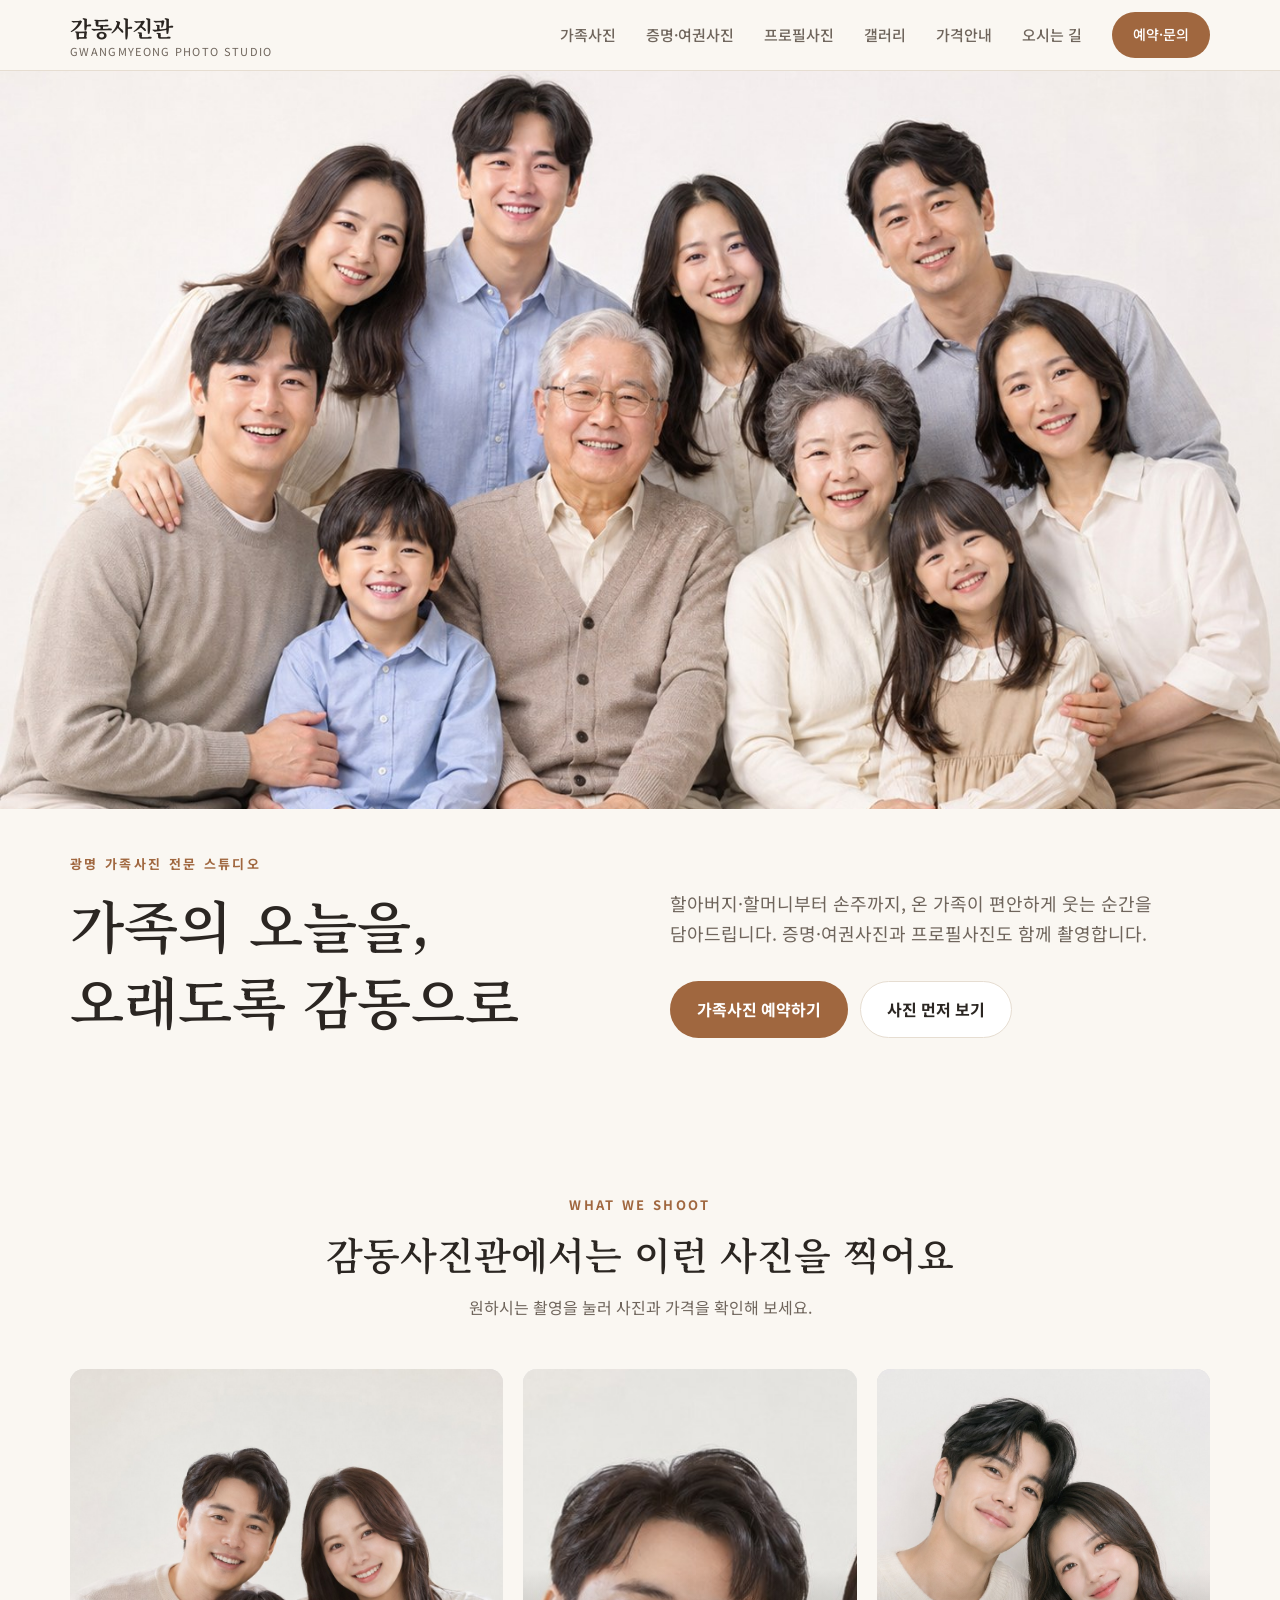
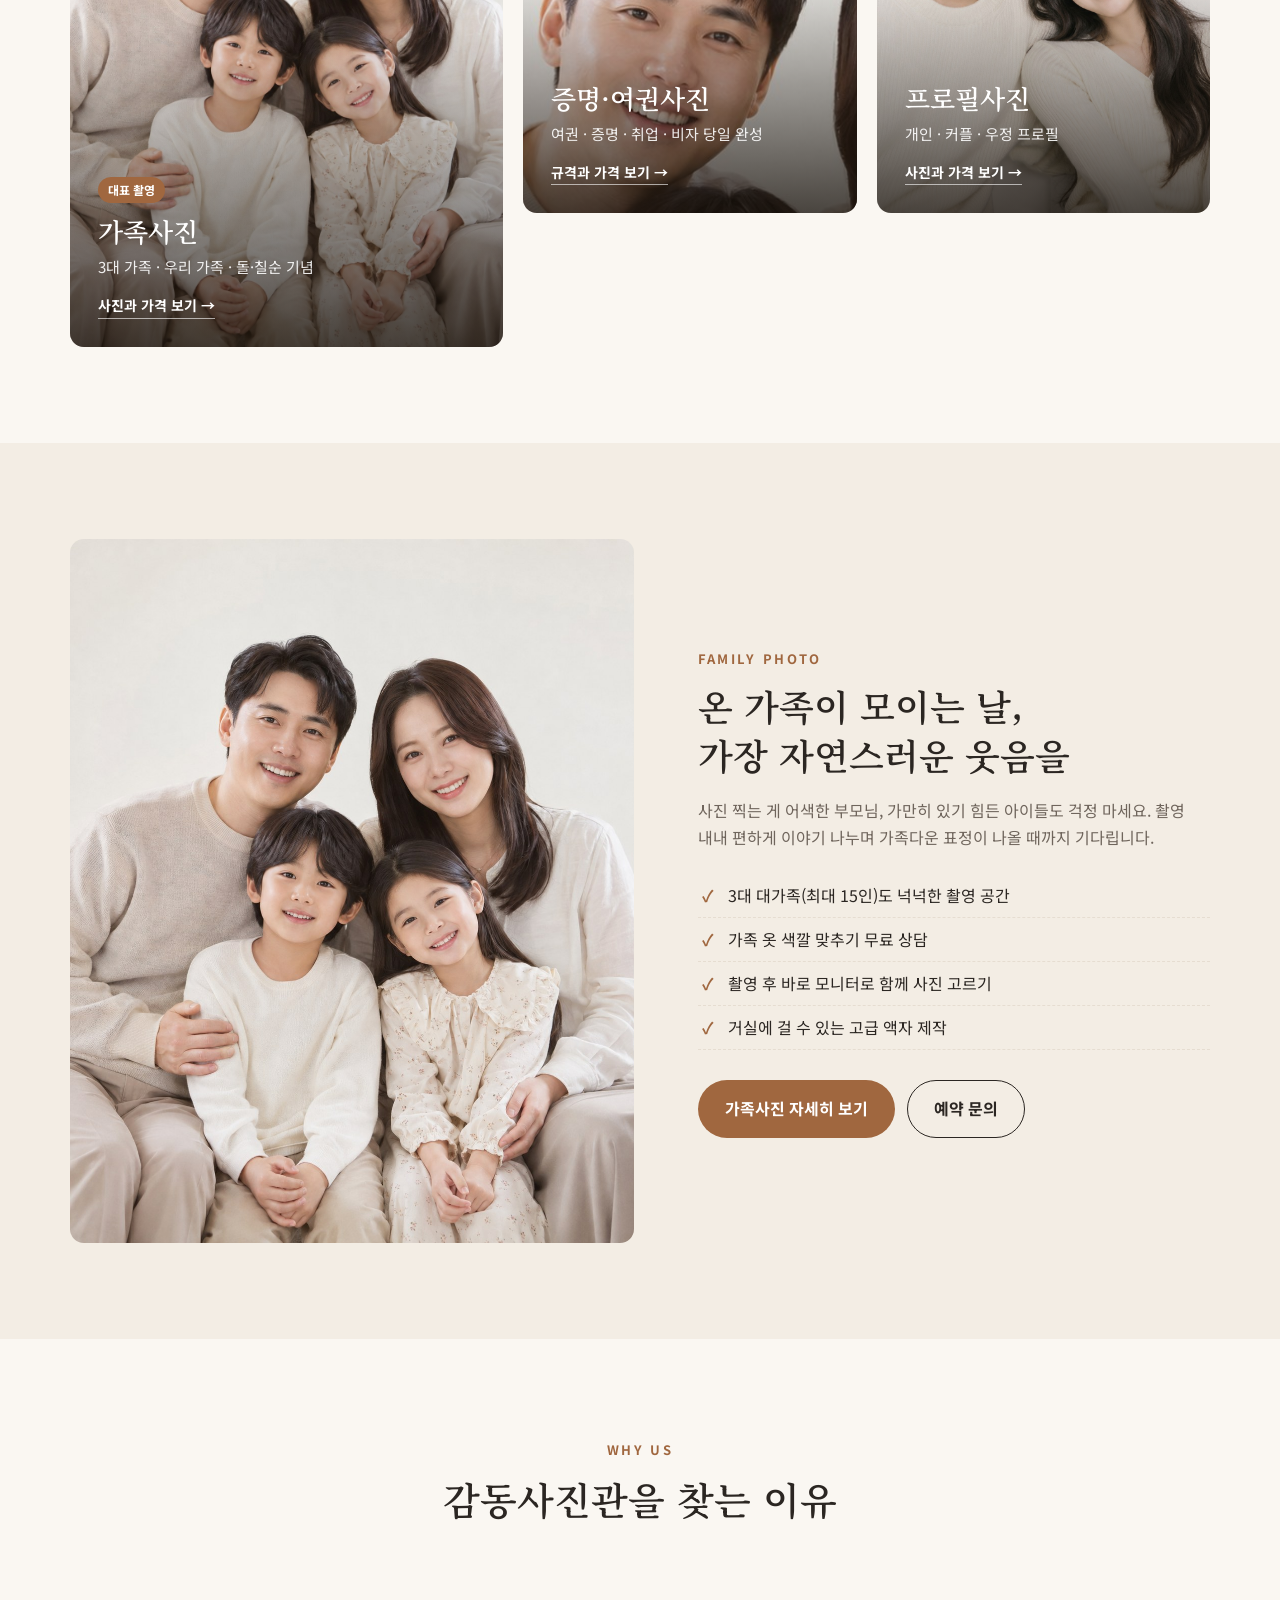
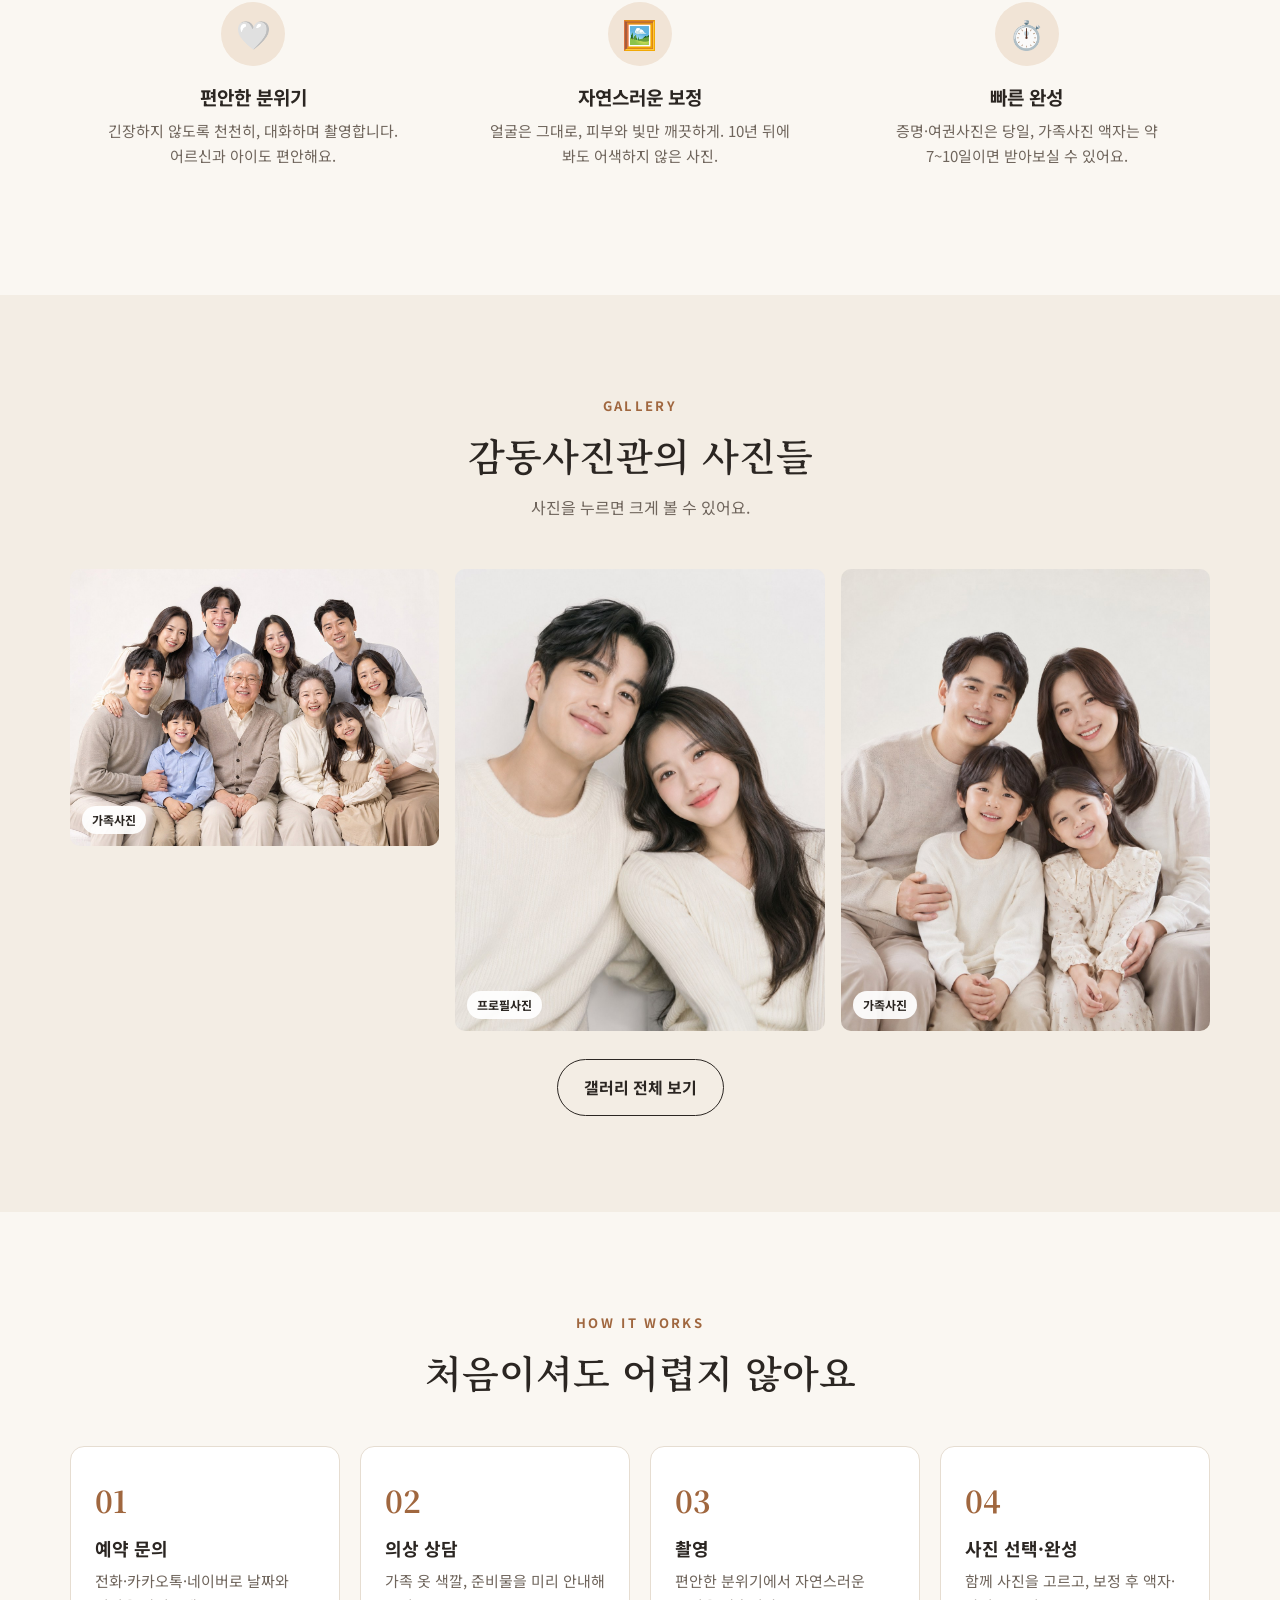
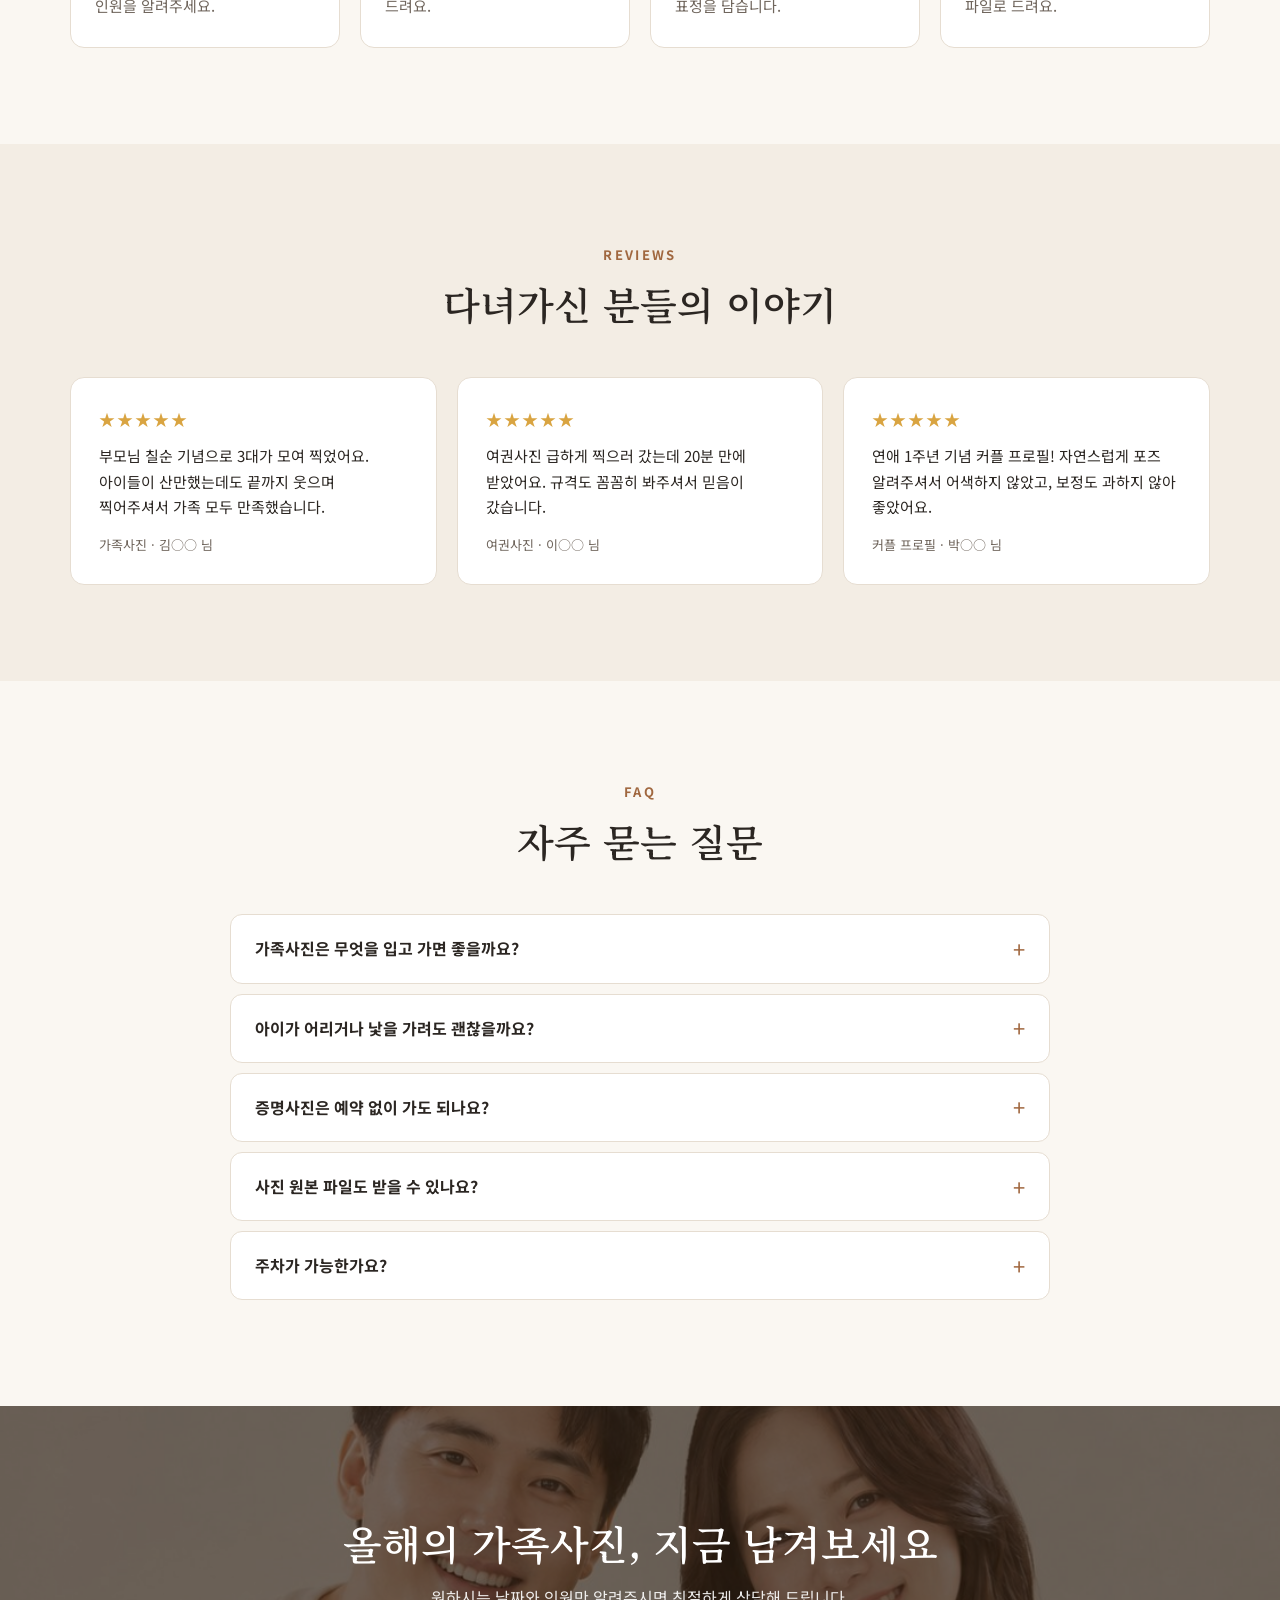
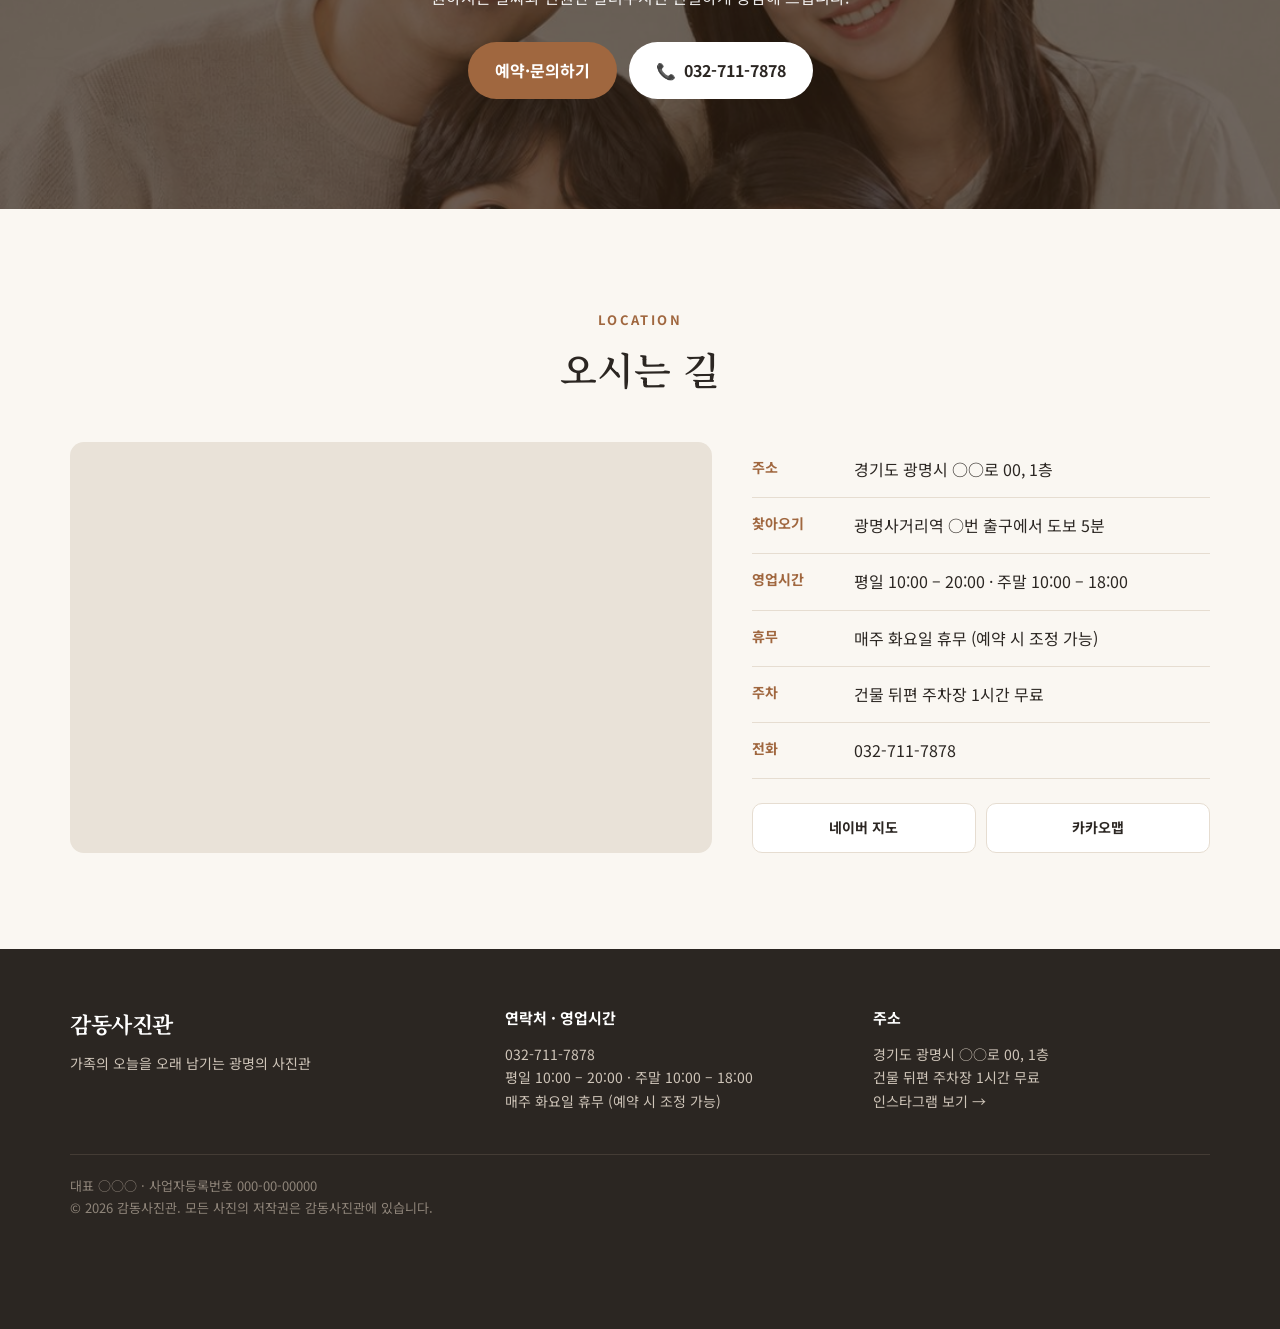
<file: index.html>
<!DOCTYPE html>
<html lang="ko">
<head>
<meta charset="UTF-8">
<meta name="viewport" content="width=device-width, initial-scale=1">
<title>감동사진관 | 광명 가족사진 · 증명사진 · 프로필사진</title>
<meta name="description" content="경기도 광명 감동사진관. 3대 가족사진, 증명·여권사진, 개인·커플 프로필사진 전문 스튜디오.">
<meta property="og:title" content="감동사진관 | 광명 가족사진 전문">
<meta property="og:description" content="가족의 오늘을 오래 남기는 광명의 사진관">
<meta property="og:image" content="images/family-big.jpg">
<link rel="preconnect" href="https://fonts.googleapis.com">
<link rel="preconnect" href="https://fonts.gstatic.com" crossorigin>
<link href="https://fonts.googleapis.com/css2?family=Noto+Sans+KR:wght@400;500;700&family=Noto+Serif+KR:wght@500;600;700&display=swap" rel="stylesheet">
<link rel="stylesheet" href="css/style.css">
</head>
<body>
<div data-header></div>

<!-- ① 첫 화면 -->
<section class="hero">
  <img src="images/family-big.jpg" alt="3대가 함께한 감동사진관 가족사진">
  <div class="container hero-text">
    <span class="eyebrow">광명 가족사진 전문 스튜디오</span>
    <h1>가족의 오늘을,<br>오래도록 감동으로</h1>
    <p>할아버지·할머니부터 손주까지, 온 가족이 편안하게 웃는 순간을 담아드립니다. 증명·여권사진과 프로필사진도 함께 촬영합니다.</p>
    <div class="btn-group">
      <a class="btn btn-primary" href="contact.html?type=가족사진#reserve">가족사진 예약하기</a>
      <a class="btn btn-light" href="gallery.html">사진 먼저 보기</a>
    </div>
  </div>
</section>

<!-- ② 촬영 분야 -->
<section class="section">
  <div class="container">
    <div class="section-head reveal">
      <span class="eyebrow">WHAT WE SHOOT</span>
      <h2>감동사진관에서는 이런 사진을 찍어요</h2>
      <p>원하시는 촬영을 눌러 사진과 가격을 확인해 보세요.</p>
    </div>
    <div class="cats">
      <a class="cat reveal" href="family.html">
        <img src="images/family-four.jpg" alt="4인 가족사진" style="object-position:center 30%">
        <div class="cat-body">
          <span class="tag">대표 촬영</span>
          <h3>가족사진</h3>
          <p>3대 가족 · 우리 가족 · 돌·칠순 기념</p>
          <span class="more">사진과 가격 보기 →</span>
        </div>
      </a>
      <a class="cat reveal" href="id-photo.html">
        <div class="photo crop" style="background-image:url(images/family-four.jpg);background-size:330%;background-position:35.8% 11.6%"></div>
        <div class="cat-body">
          <h3>증명·여권사진</h3>
          <p>여권 · 증명 · 취업 · 비자 당일 완성</p>
          <span class="more">규격과 가격 보기 →</span>
        </div>
      </a>
      <a class="cat reveal" href="profile.html">
        <img src="images/profile-couple.jpg" alt="커플 프로필사진" style="object-position:center 20%">
        <div class="cat-body">
          <h3>프로필사진</h3>
          <p>개인 · 커플 · 우정 프로필</p>
          <span class="more">사진과 가격 보기 →</span>
        </div>
      </a>
    </div>
  </div>
</section>

<!-- ③ 가족사진 소개 (대표 상품) -->
<section class="section soft">
  <div class="container split">
    <div class="split-photo reveal"><img src="images/family-four.jpg" alt="아빠 엄마 아들 딸 4인 가족사진" loading="lazy"></div>
    <div class="reveal">
      <span class="eyebrow">FAMILY PHOTO</span>
      <h2>온 가족이 모이는 날,<br>가장 자연스러운 웃음을</h2>
      <p>사진 찍는 게 어색한 부모님, 가만히 있기 힘든 아이들도 걱정 마세요. 촬영 내내 편하게 이야기 나누며 가족다운 표정이 나올 때까지 기다립니다.</p>
      <ul class="check-list">
        <li>3대 대가족(최대 15인)도 넉넉한 촬영 공간</li>
        <li>가족 옷 색깔 맞추기 무료 상담</li>
        <li>촬영 후 바로 모니터로 함께 사진 고르기</li>
        <li>거실에 걸 수 있는 고급 액자 제작</li>
      </ul>
      <div class="btn-group">
        <a class="btn btn-primary" href="family.html">가족사진 자세히 보기</a>
        <a class="btn btn-outline" href="contact.html?type=가족사진#reserve">예약 문의</a>
      </div>
    </div>
  </div>
</section>

<!-- ④ 감동사진관을 고르는 이유 -->
<section class="section">
  <div class="container">
    <div class="section-head reveal">
      <span class="eyebrow">WHY US</span>
      <h2>감동사진관을 찾는 이유</h2>
    </div>
    <div class="features">
      <div class="feature reveal"><div class="ico">🤍</div><h3>편안한 분위기</h3><p>긴장하지 않도록 천천히, 대화하며 촬영합니다. 어르신과 아이도 편안해요.</p></div>
      <div class="feature reveal"><div class="ico">🖼️</div><h3>자연스러운 보정</h3><p>얼굴은 그대로, 피부와 빛만 깨끗하게. 10년 뒤에 봐도 어색하지 않은 사진.</p></div>
      <div class="feature reveal"><div class="ico">⏱️</div><h3>빠른 완성</h3><p>증명·여권사진은 당일, 가족사진 액자는 약 7~10일이면 받아보실 수 있어요.</p></div>
    </div>
  </div>
</section>

<!-- ⑤ 갤러리 미리보기 -->
<section class="section soft">
  <div class="container">
    <div class="section-head reveal">
      <span class="eyebrow">GALLERY</span>
      <h2>감동사진관의 사진들</h2>
      <p>사진을 누르면 크게 볼 수 있어요.</p>
    </div>
    <div class="gallery">
      <div class="g-item" data-cat="family" data-full="images/family-big.jpg" data-caption="3대 대가족 사진">
        <img src="images/family-big.jpg" alt="3대 대가족 사진" loading="lazy"><span class="cap">가족사진</span>
      </div>
      <div class="g-item" data-cat="profile" data-full="images/profile-couple.jpg" data-caption="커플 프로필">
        <img src="images/profile-couple.jpg" alt="커플 프로필사진" loading="lazy"><span class="cap">프로필사진</span>
      </div>
      <div class="g-item" data-cat="family" data-full="images/family-four.jpg" data-caption="4인 가족사진">
        <img src="images/family-four.jpg" alt="4인 가족사진" loading="lazy"><span class="cap">가족사진</span>
      </div>
    </div>
    <div style="text-align:center;margin-top:28px"><a class="btn btn-outline" href="gallery.html">갤러리 전체 보기</a></div>
  </div>
</section>

<!-- ⑥ 촬영 과정 -->
<section class="section">
  <div class="container">
    <div class="section-head reveal">
      <span class="eyebrow">HOW IT WORKS</span>
      <h2>처음이셔도 어렵지 않아요</h2>
    </div>
    <div class="steps">
      <div class="step reveal"><h3>예약 문의</h3><p>전화·카카오톡·네이버로 날짜와 인원을 알려주세요.</p></div>
      <div class="step reveal"><h3>의상 상담</h3><p>가족 옷 색깔, 준비물을 미리 안내해 드려요.</p></div>
      <div class="step reveal"><h3>촬영</h3><p>편안한 분위기에서 자연스러운 표정을 담습니다.</p></div>
      <div class="step reveal"><h3>사진 선택·완성</h3><p>함께 사진을 고르고, 보정 후 액자·파일로 드려요.</p></div>
    </div>
  </div>
</section>

<!-- ⑦ 고객 후기 -->
<section class="section soft">
  <div class="container">
    <div class="section-head reveal">
      <span class="eyebrow">REVIEWS</span>
      <h2>다녀가신 분들의 이야기</h2>
    </div>
    <div class="reviews">
      <div class="review reveal"><div class="stars">★★★★★</div><p>부모님 칠순 기념으로 3대가 모여 찍었어요. 아이들이 산만했는데도 끝까지 웃으며 찍어주셔서 가족 모두 만족했습니다.</p><div class="by">가족사진 · 김○○ 님</div></div>
      <div class="review reveal"><div class="stars">★★★★★</div><p>여권사진 급하게 찍으러 갔는데 20분 만에 받았어요. 규격도 꼼꼼히 봐주셔서 믿음이 갔습니다.</p><div class="by">여권사진 · 이○○ 님</div></div>
      <div class="review reveal"><div class="stars">★★★★★</div><p>연애 1주년 기념 커플 프로필! 자연스럽게 포즈 알려주셔서 어색하지 않았고, 보정도 과하지 않아 좋았어요.</p><div class="by">커플 프로필 · 박○○ 님</div></div>
    </div>
  </div>
</section>

<!-- ⑧ 자주 묻는 질문 -->
<section class="section">
  <div class="container">
    <div class="section-head reveal">
      <span class="eyebrow">FAQ</span>
      <h2>자주 묻는 질문</h2>
    </div>
    <div class="faq">
      <details><summary>가족사진은 무엇을 입고 가면 좋을까요?</summary><p>아이보리·베이지·연한 하늘색처럼 밝고 부드러운 색을 추천드려요. 큰 로고나 복잡한 무늬는 피하시는 게 좋습니다. 예약하시면 가족 의상 조합을 미리 봐드립니다.</p></details>
      <details><summary>아이가 어리거나 낯을 가려도 괜찮을까요?</summary><p>네, 괜찮아요. 아이가 스튜디오에 익숙해질 때까지 충분히 기다리고, 장난감과 간식도 준비되어 있습니다.</p></details>
      <details><summary>증명사진은 예약 없이 가도 되나요?</summary><p>증명·여권사진은 예약 없이 방문하셔도 촬영 가능합니다. 다만 주말에는 대기가 있을 수 있어 미리 연락 주시면 더 빠릅니다.</p></details>
      <details><summary>사진 원본 파일도 받을 수 있나요?</summary><p>상품에 따라 보정본 파일이 포함되어 있으며, 원본 전체는 추가 옵션으로 받으실 수 있습니다. 자세한 내용은 가격안내를 확인해 주세요.</p></details>
      <details><summary>주차가 가능한가요?</summary><p><span data-info="parking"></span></p></details>
    </div>
  </div>
</section>

<!-- ⑨ 예약 유도 -->
<section class="cta">
  <img src="images/family-four.jpg" alt="" loading="lazy" style="object-position:center 30%">
  <div class="container">
    <h2>올해의 가족사진, 지금 남겨보세요</h2>
    <p>원하시는 날짜와 인원만 알려주시면 친절하게 상담해 드립니다.</p>
    <div class="btn-group">
      <a class="btn btn-primary" href="contact.html#reserve">예약·문의하기</a>
      <a class="btn btn-light" data-link="phone" href="#">📞 <span data-info="phone"></span></a>
    </div>
  </div>
</section>

<!-- ⑩ 오시는 길 (요약) -->
<section class="section">
  <div class="container">
    <div class="section-head reveal">
      <span class="eyebrow">LOCATION</span>
      <h2>오시는 길</h2>
    </div>
    <div class="location">
      <div class="map"><iframe data-map title="감동사진관 위치 지도" loading="lazy"></iframe></div>
      <div>
        <ul class="info-list">
          <li><b>주소</b><span data-info="address"></span></li>
          <li><b>찾아오기</b><span data-info="addressHint"></span></li>
          <li><b>영업시간</b><span data-info="hours"></span></li>
          <li><b>휴무</b><span data-info="closed"></span></li>
          <li><b>주차</b><span data-info="parking"></span></li>
          <li><b>전화</b><a data-link="phone" href="#"><span data-info="phone"></span></a></li>
        </ul>
        <div class="map-links">
          <a data-maplink="naver" href="#">네이버 지도</a>
          <a data-maplink="kakao" href="#">카카오맵</a>
        </div>
      </div>
    </div>
  </div>
</section>

<div data-footer></div>
<script src="js/site.js"></script>
</body>
</html>
</file>
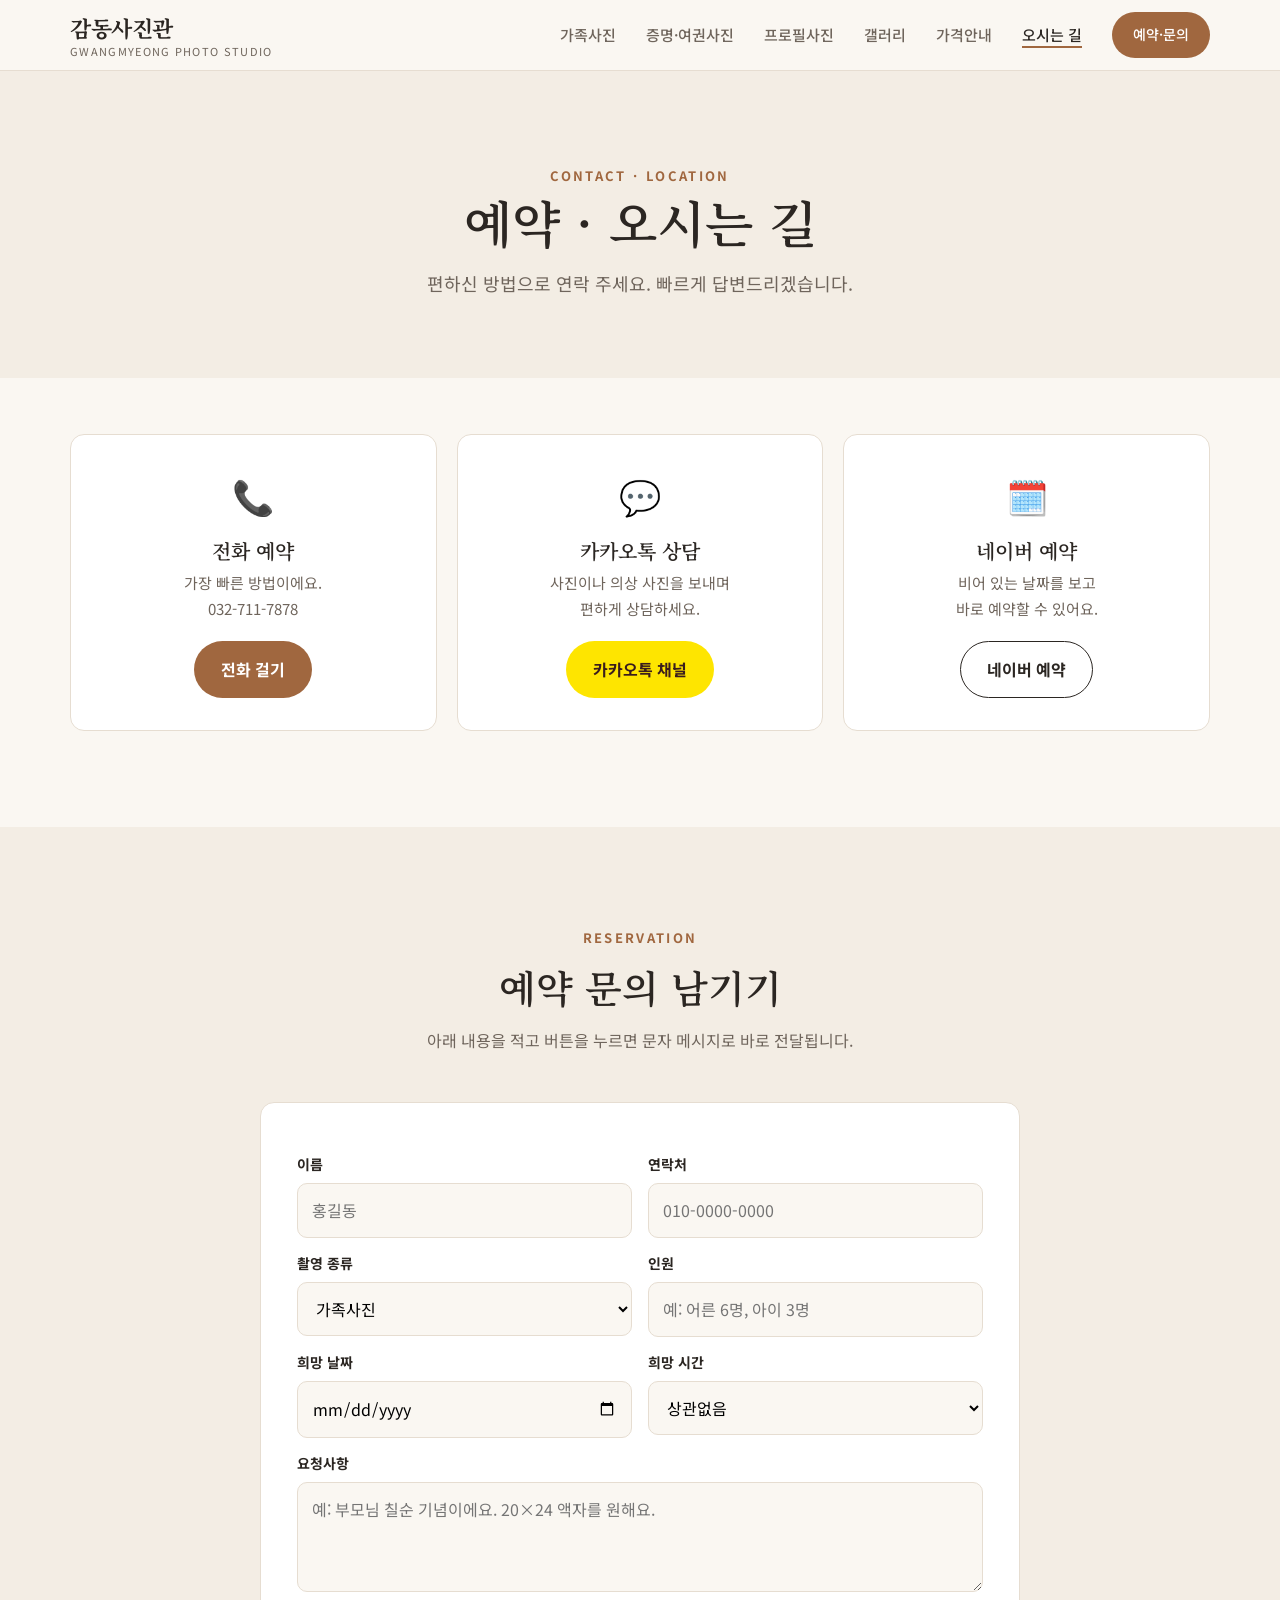
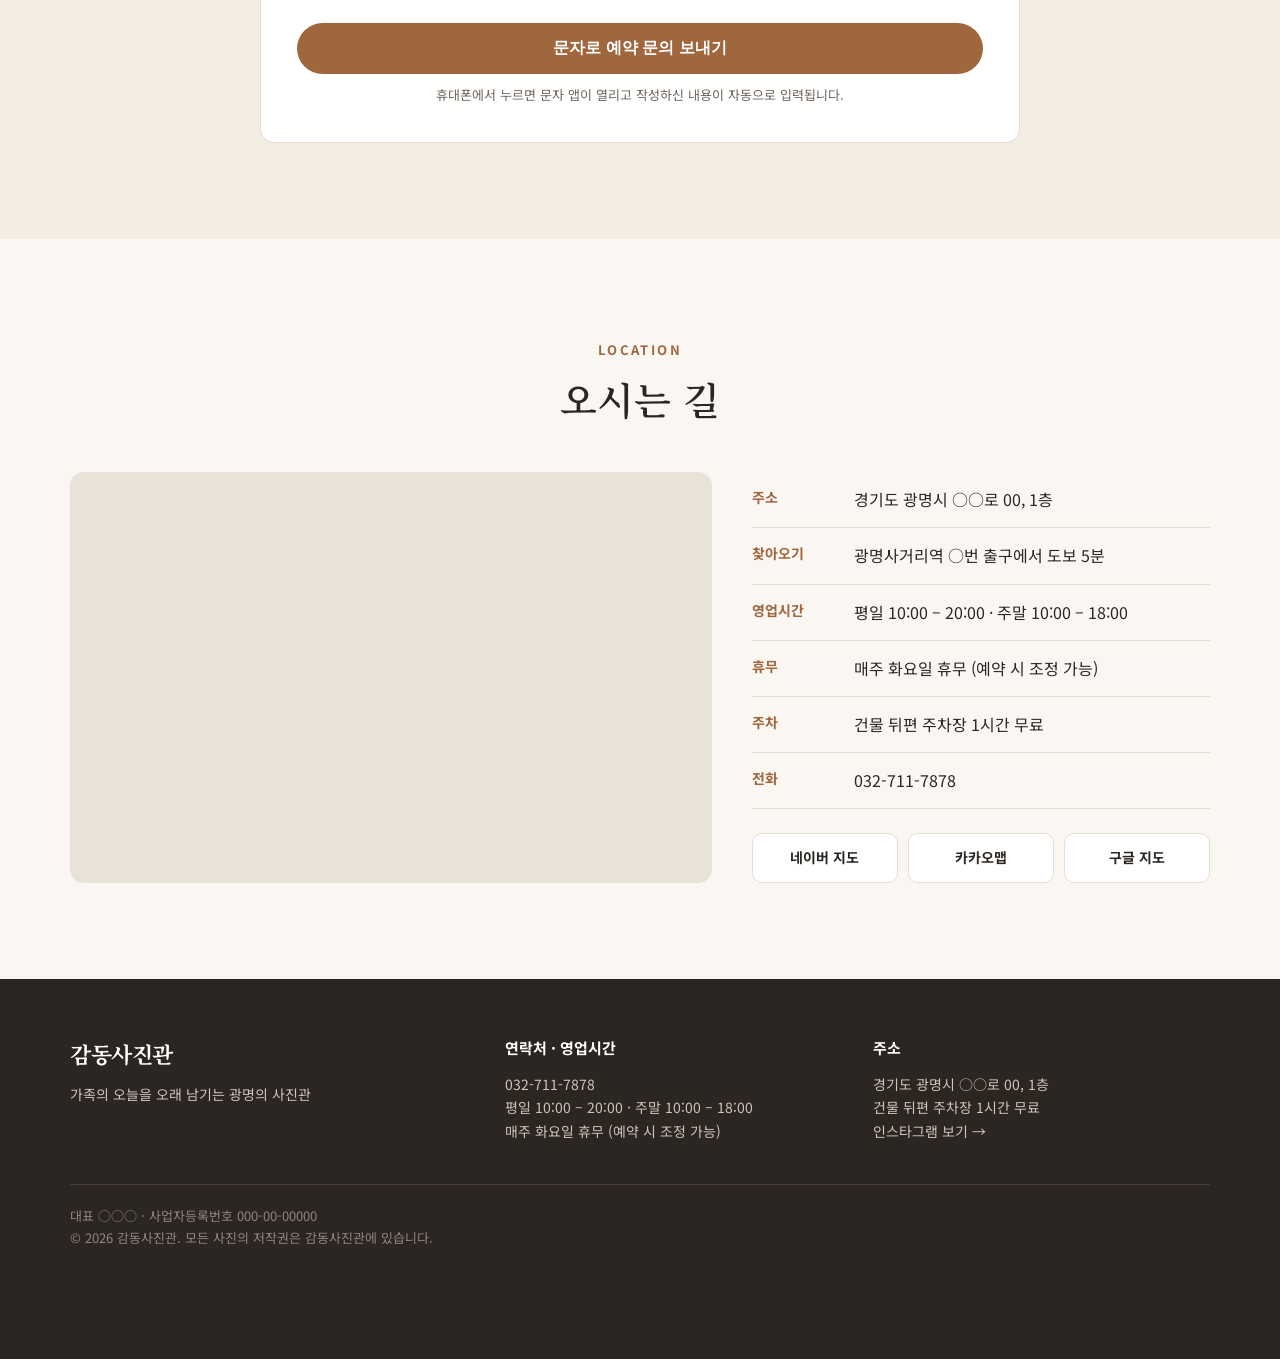
<file: contact.html>
<!DOCTYPE html>
<html lang="ko">
<head>
<meta charset="UTF-8">
<meta name="viewport" content="width=device-width, initial-scale=1">
<title>오시는 길 · 예약 | 감동사진관 광명</title>
<link rel="preconnect" href="https://fonts.googleapis.com">
<link rel="preconnect" href="https://fonts.gstatic.com" crossorigin>
<link href="https://fonts.googleapis.com/css2?family=Noto+Sans+KR:wght@400;500;700&family=Noto+Serif+KR:wght@500;600;700&display=swap" rel="stylesheet">
<link rel="stylesheet" href="css/style.css">
</head>
<body>
<div data-header></div>

<section class="page-hero plain">
  <div class="container hero-text" style="text-align:center">
    <span class="eyebrow">CONTACT · LOCATION</span>
    <h1 style="font-size:clamp(32px,5vw,50px)">예약 · 오시는 길</h1>
    <p style="color:var(--ink-soft);margin-top:12px">편하신 방법으로 연락 주세요. 빠르게 답변드리겠습니다.</p>
  </div>
</section>

<!-- 예약 방법 -->
<section class="section" id="reserve" style="padding-top:56px">
  <div class="container">
    <div class="contact-ways">
      <div class="way reveal">
        <div class="ico">📞</div><h3>전화 예약</h3>
        <p>가장 빠른 방법이에요.<br><span data-info="phone"></span></p>
        <a class="btn btn-primary" data-link="phone" href="#">전화 걸기</a>
      </div>
      <div class="way reveal">
        <div class="ico">💬</div><h3>카카오톡 상담</h3>
        <p>사진이나 의상 사진을 보내며<br>편하게 상담하세요.</p>
        <a class="btn btn-kakao" data-link="kakao" href="#">카카오톡 채널</a>
      </div>
      <div class="way reveal">
        <div class="ico">🗓️</div><h3>네이버 예약</h3>
        <p>비어 있는 날짜를 보고<br>바로 예약할 수 있어요.</p>
        <a class="btn btn-outline" data-link="naverBooking" href="#">네이버 예약</a>
      </div>
    </div>
  </div>
</section>

<!-- 예약 문의서 -->
<section class="section soft">
  <div class="container">
    <div class="section-head reveal">
      <span class="eyebrow">RESERVATION</span>
      <h2>예약 문의 남기기</h2>
      <p>아래 내용을 적고 버튼을 누르면 문자 메시지로 바로 전달됩니다.</p>
    </div>
    <form class="form reveal" id="reserveForm">
      <div class="row">
        <div><label for="f-name">이름</label><input id="f-name" name="name" required placeholder="홍길동"></div>
        <div><label for="f-phone">연락처</label><input id="f-phone" name="phone" type="tel" required placeholder="010-0000-0000"></div>
      </div>
      <div class="row">
        <div><label for="f-type">촬영 종류</label>
          <select id="f-type" name="type">
            <option>가족사진</option>
            <option>증명·여권사진</option>
            <option>프로필사진</option>
            <option>기타 문의</option>
          </select>
        </div>
        <div><label for="f-people">인원</label><input id="f-people" name="people" placeholder="예: 어른 6명, 아이 3명"></div>
      </div>
      <div class="row">
        <div><label for="f-date">희망 날짜</label><input id="f-date" name="date" type="date"></div>
        <div><label for="f-time">희망 시간</label>
          <select id="f-time" name="time">
            <option value="">상관없음</option>
            <option>오전 (10~12시)</option>
            <option>오후 (12~16시)</option>
            <option>늦은 오후 (16시 이후)</option>
          </select>
        </div>
      </div>
      <label for="f-memo">요청사항</label>
      <textarea id="f-memo" name="memo" placeholder="예: 부모님 칠순 기념이에요. 20×24 액자를 원해요."></textarea>
      <button class="btn btn-primary" type="submit">문자로 예약 문의 보내기</button>
      <p class="hint">휴대폰에서 누르면 문자 앱이 열리고 작성하신 내용이 자동으로 입력됩니다.</p>
    </form>
  </div>
</section>

<!-- 오시는 길 -->
<section class="section" id="location">
  <div class="container">
    <div class="section-head reveal">
      <span class="eyebrow">LOCATION</span>
      <h2>오시는 길</h2>
    </div>
    <div class="location">
      <div class="map"><iframe data-map title="감동사진관 위치 지도" loading="lazy"></iframe></div>
      <div>
        <ul class="info-list">
          <li><b>주소</b><span data-info="address"></span></li>
          <li><b>찾아오기</b><span data-info="addressHint"></span></li>
          <li><b>영업시간</b><span data-info="hours"></span></li>
          <li><b>휴무</b><span data-info="closed"></span></li>
          <li><b>주차</b><span data-info="parking"></span></li>
          <li><b>전화</b><a data-link="phone" href="#"><span data-info="phone"></span></a></li>
        </ul>
        <div class="map-links">
          <a data-maplink="naver" href="#">네이버 지도</a>
          <a data-maplink="kakao" href="#">카카오맵</a>
          <a data-maplink="google" href="#">구글 지도</a>
        </div>
      </div>
    </div>
  </div>
</section>

<div data-footer></div>
<script src="js/site.js"></script>
</body>
</html>
</file>
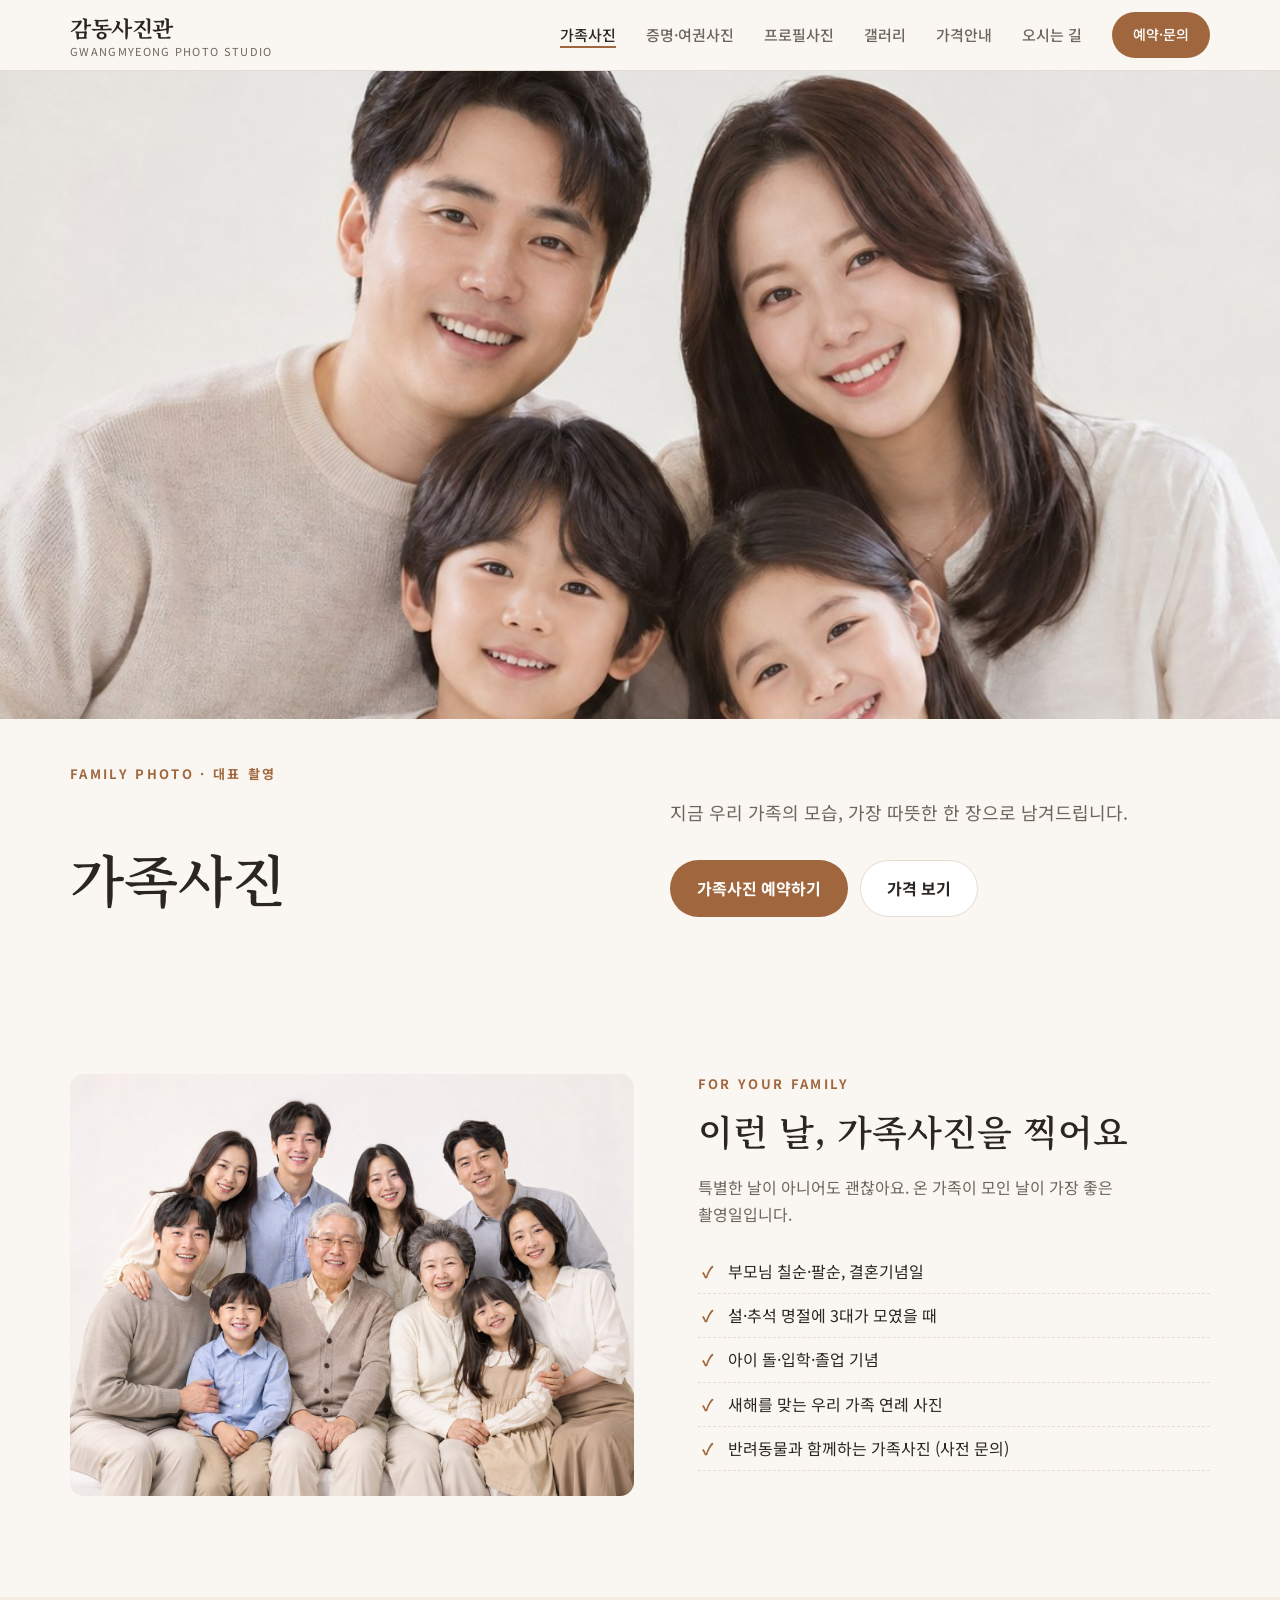
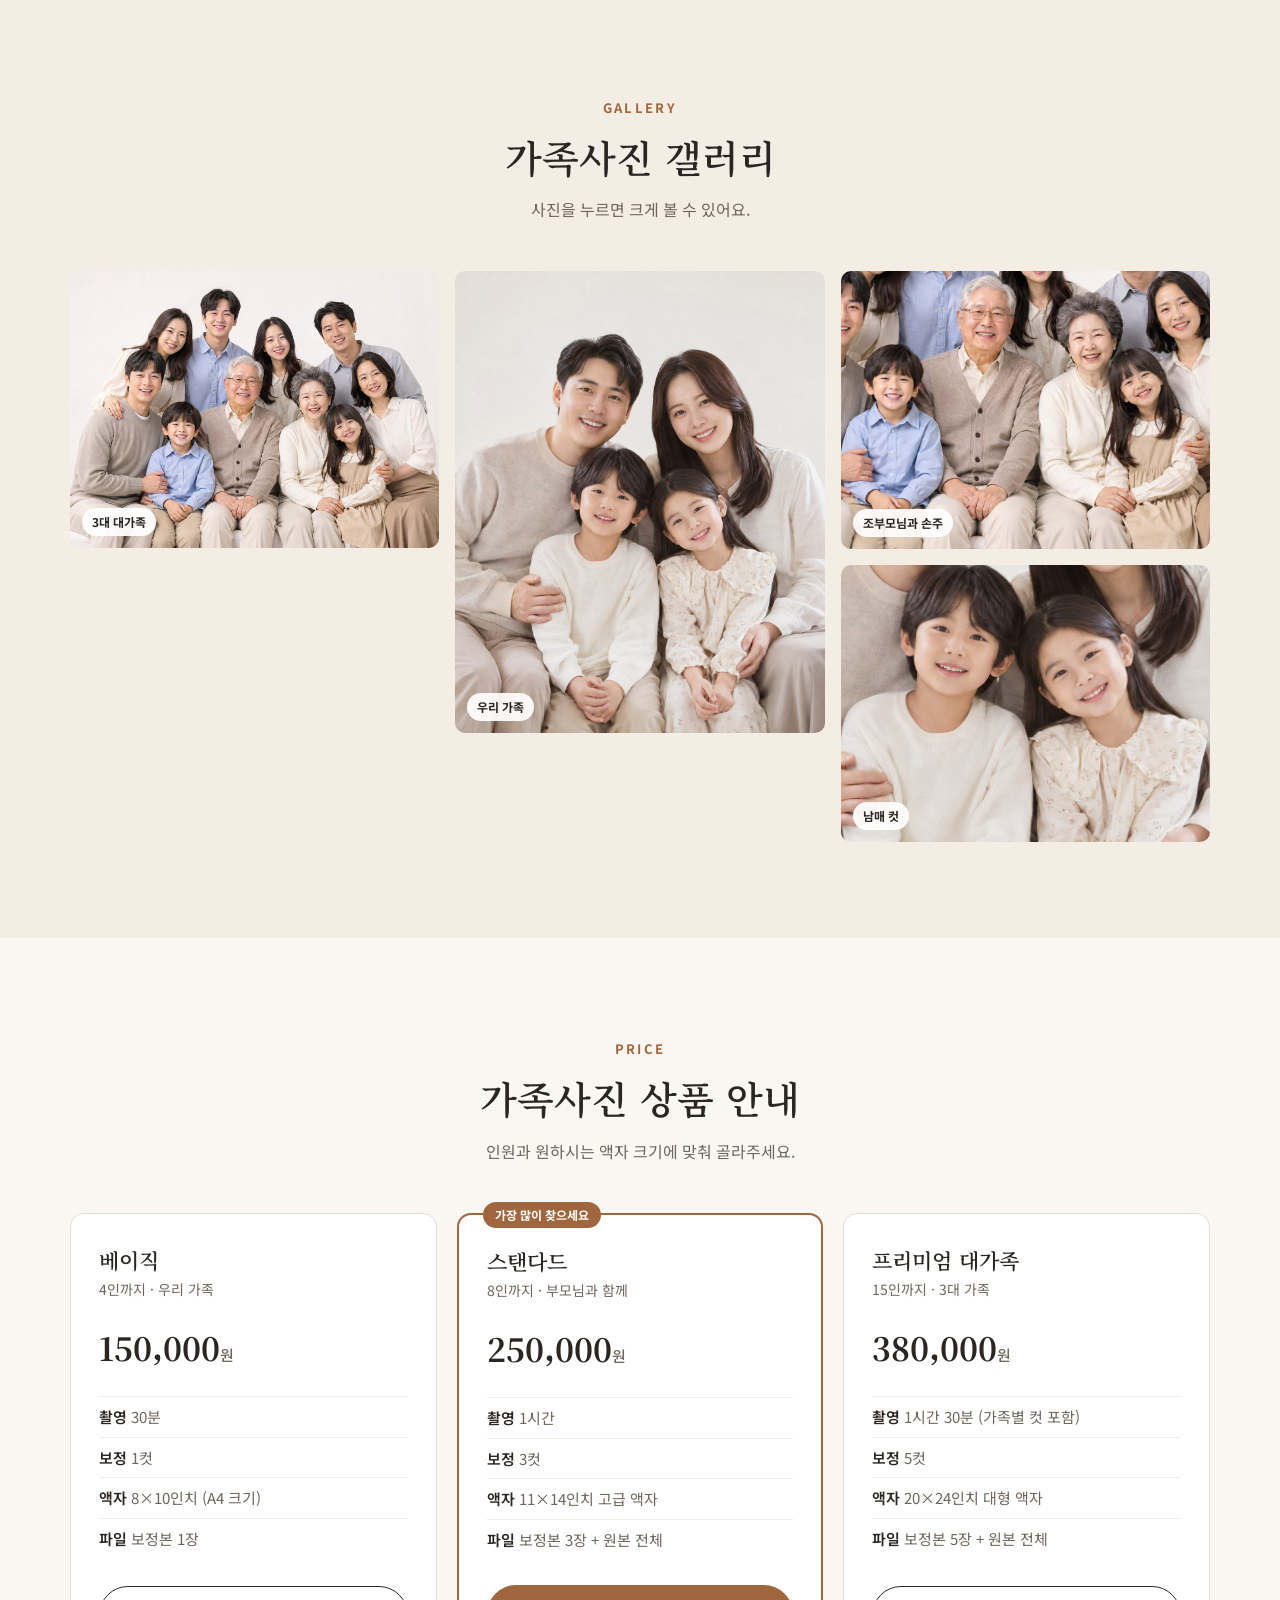
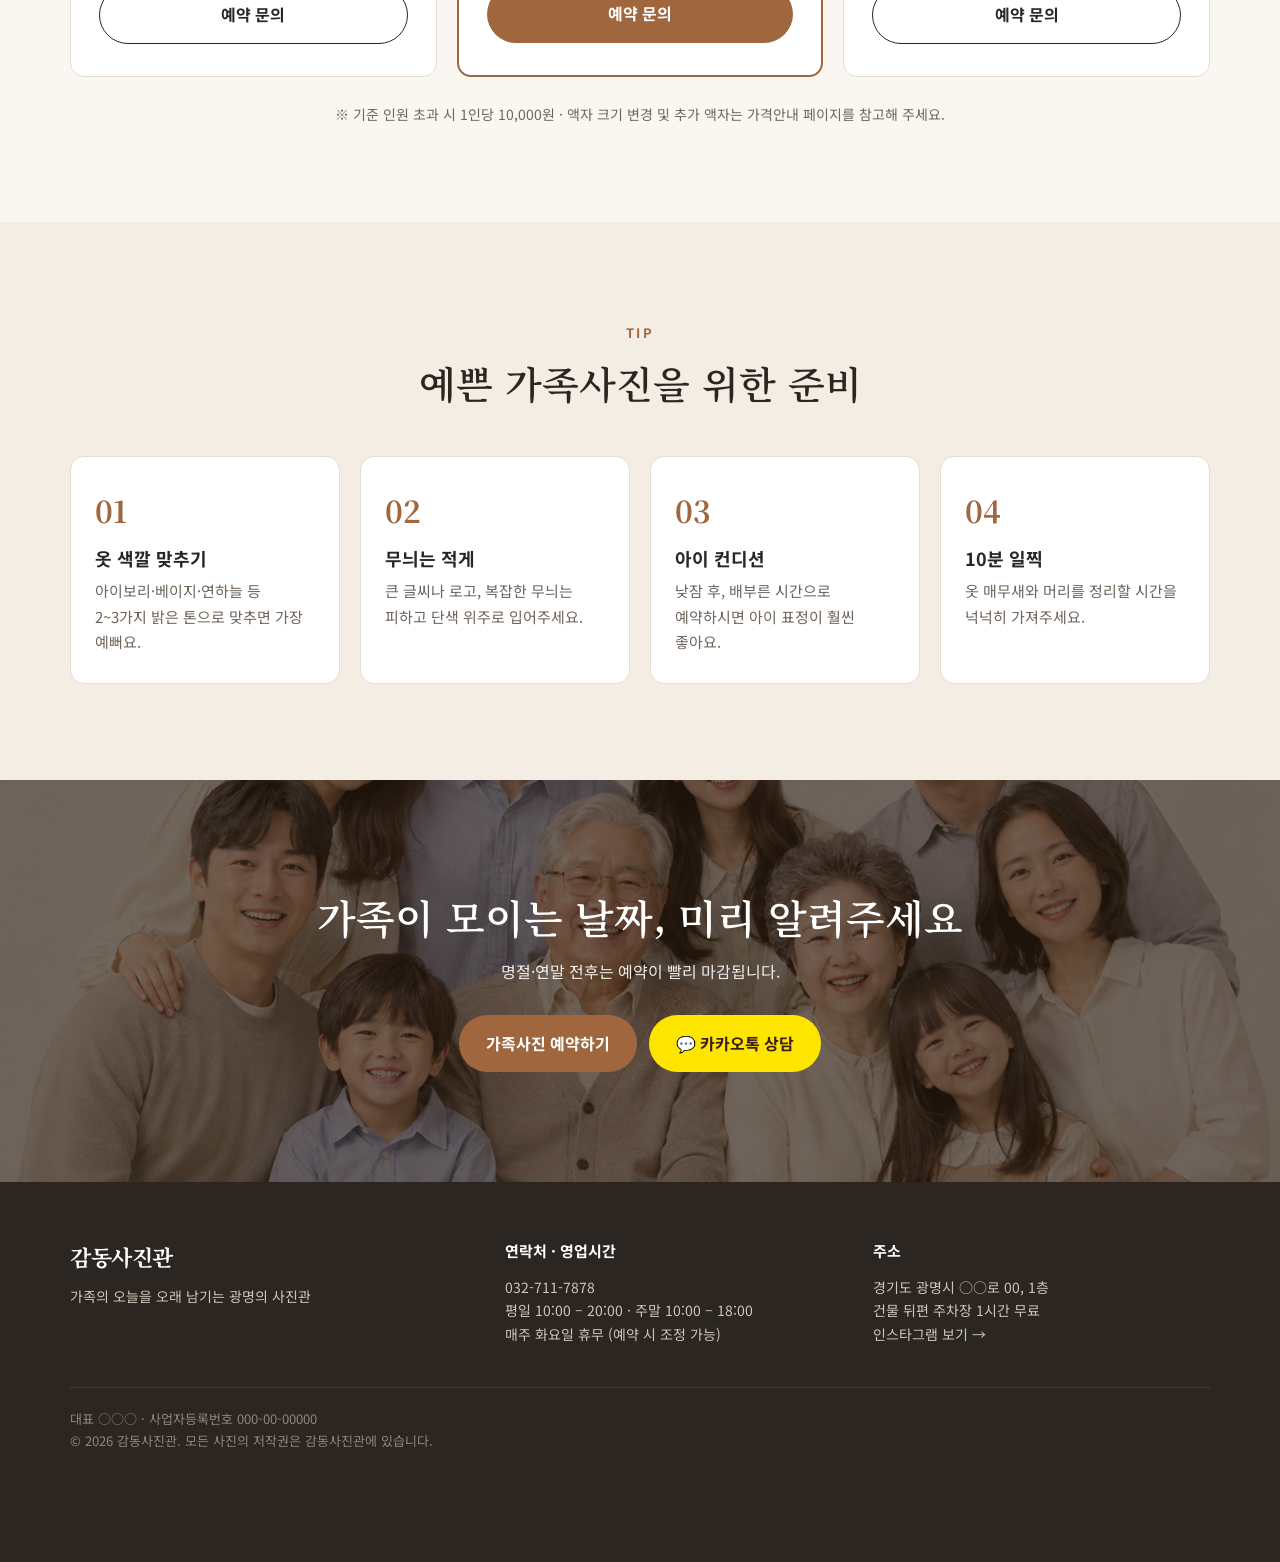
<file: family.html>
<!DOCTYPE html>
<html lang="ko">
<head>
<meta charset="UTF-8">
<meta name="viewport" content="width=device-width, initial-scale=1">
<title>가족사진 | 감동사진관 광명</title>
<meta name="description" content="광명 감동사진관 가족사진. 3대 대가족, 4인 가족, 돌·칠순 기념 가족사진 촬영과 액자 제작.">
<link rel="preconnect" href="https://fonts.googleapis.com">
<link rel="preconnect" href="https://fonts.gstatic.com" crossorigin>
<link href="https://fonts.googleapis.com/css2?family=Noto+Sans+KR:wght@400;500;700&family=Noto+Serif+KR:wght@500;600;700&display=swap" rel="stylesheet">
<link rel="stylesheet" href="css/style.css">
</head>
<body>
<div data-header></div>

<section class="page-hero">
  <img src="images/family-four.jpg" alt="4인 가족사진" style="object-position:center 28%">
  <div class="container hero-text">
    <span class="eyebrow">FAMILY PHOTO · 대표 촬영</span>
    <h1>가족사진</h1>
    <p>지금 우리 가족의 모습, 가장 따뜻한 한 장으로 남겨드립니다.</p>
    <div class="btn-group">
      <a class="btn btn-primary" href="contact.html?type=가족사진#reserve">가족사진 예약하기</a>
      <a class="btn btn-light" href="#price">가격 보기</a>
    </div>
  </div>
</section>

<!-- 이런 분께 추천 -->
<section class="section">
  <div class="container split">
    <div class="split-photo reveal"><img src="images/family-big.jpg" alt="3대 대가족 사진" loading="lazy"></div>
    <div class="reveal">
      <span class="eyebrow">FOR YOUR FAMILY</span>
      <h2>이런 날, 가족사진을 찍어요</h2>
      <p>특별한 날이 아니어도 괜찮아요. 온 가족이 모인 날이 가장 좋은 촬영일입니다.</p>
      <ul class="check-list">
        <li>부모님 칠순·팔순, 결혼기념일</li>
        <li>설·추석 명절에 3대가 모였을 때</li>
        <li>아이 돌·입학·졸업 기념</li>
        <li>새해를 맞는 우리 가족 연례 사진</li>
        <li>반려동물과 함께하는 가족사진 (사전 문의)</li>
      </ul>
    </div>
  </div>
</section>

<!-- 갤러리 -->
<section class="section soft">
  <div class="container">
    <div class="section-head reveal">
      <span class="eyebrow">GALLERY</span>
      <h2>가족사진 갤러리</h2>
      <p>사진을 누르면 크게 볼 수 있어요.</p>
    </div>
    <div class="gallery">
      <div class="g-item" data-cat="family" data-full="images/family-big.jpg" data-caption="3대 대가족 사진 (10인)">
        <img src="images/family-big.jpg" alt="3대 대가족 사진" loading="lazy"><span class="cap">3대 대가족</span>
      </div>
      <div class="g-item" data-cat="family" data-full="images/family-four.jpg" data-caption="4인 가족사진">
        <img src="images/family-four.jpg" alt="4인 가족사진" loading="lazy"><span class="cap">우리 가족</span>
      </div>
      <div class="g-item" data-cat="family" data-full="images/family-big.jpg" data-caption="조부모님과 손주들">
        <div class="crop" style="background-image:url(images/family-big.jpg);background-size:149%;background-position:62.8% 89.9%;aspect-ratio:970/730"></div><span class="cap">조부모님과 손주</span>
      </div>
      <div class="g-item" data-cat="family" data-full="images/family-four.jpg" data-caption="남매 사진">
        <div class="crop" style="background-image:url(images/family-four.jpg);background-size:149.6%;background-position:61.8% 64.3%;aspect-ratio:4/3"></div><span class="cap">남매 컷</span>
      </div>
    </div>
  </div>
</section>

<!-- 가격 -->
<section class="section" id="price">
  <div class="container">
    <div class="section-head reveal">
      <span class="eyebrow">PRICE</span>
      <h2>가족사진 상품 안내</h2>
      <p>인원과 원하시는 액자 크기에 맞춰 골라주세요.</p>
    </div>
    <div class="prices">
      <div class="price-card reveal">
        <h3>베이직</h3><div class="who">4인까지 · 우리 가족</div>
        <div class="price">150,000<small>원</small></div>
        <ul>
          <li><b>촬영</b> 30분</li>
          <li><b>보정</b> 1컷</li>
          <li><b>액자</b> 8×10인치 (A4 크기)</li>
          <li><b>파일</b> 보정본 1장</li>
        </ul>
        <a class="btn btn-outline" href="contact.html?type=가족사진#reserve">예약 문의</a>
      </div>
      <div class="price-card best reveal">
        <h3>스탠다드</h3><div class="who">8인까지 · 부모님과 함께</div>
        <div class="price">250,000<small>원</small></div>
        <ul>
          <li><b>촬영</b> 1시간</li>
          <li><b>보정</b> 3컷</li>
          <li><b>액자</b> 11×14인치 고급 액자</li>
          <li><b>파일</b> 보정본 3장 + 원본 전체</li>
        </ul>
        <a class="btn btn-primary" href="contact.html?type=가족사진#reserve">예약 문의</a>
      </div>
      <div class="price-card reveal">
        <h3>프리미엄 대가족</h3><div class="who">15인까지 · 3대 가족</div>
        <div class="price">380,000<small>원</small></div>
        <ul>
          <li><b>촬영</b> 1시간 30분 (가족별 컷 포함)</li>
          <li><b>보정</b> 5컷</li>
          <li><b>액자</b> 20×24인치 대형 액자</li>
          <li><b>파일</b> 보정본 5장 + 원본 전체</li>
        </ul>
        <a class="btn btn-outline" href="contact.html?type=가족사진#reserve">예약 문의</a>
      </div>
    </div>
    <p class="price-note">※ 기준 인원 초과 시 1인당 10,000원 · 액자 크기 변경 및 추가 액자는 가격안내 페이지를 참고해 주세요.</p>
  </div>
</section>

<!-- 준비 안내 -->
<section class="section soft">
  <div class="container">
    <div class="section-head reveal">
      <span class="eyebrow">TIP</span>
      <h2>예쁜 가족사진을 위한 준비</h2>
    </div>
    <div class="steps">
      <div class="step reveal"><h3>옷 색깔 맞추기</h3><p>아이보리·베이지·연하늘 등 2~3가지 밝은 톤으로 맞추면 가장 예뻐요.</p></div>
      <div class="step reveal"><h3>무늬는 적게</h3><p>큰 글씨나 로고, 복잡한 무늬는 피하고 단색 위주로 입어주세요.</p></div>
      <div class="step reveal"><h3>아이 컨디션</h3><p>낮잠 후, 배부른 시간으로 예약하시면 아이 표정이 훨씬 좋아요.</p></div>
      <div class="step reveal"><h3>10분 일찍</h3><p>옷 매무새와 머리를 정리할 시간을 넉넉히 가져주세요.</p></div>
    </div>
  </div>
</section>

<section class="cta">
  <img src="images/family-big.jpg" alt="" loading="lazy">
  <div class="container">
    <h2>가족이 모이는 날짜, 미리 알려주세요</h2>
    <p>명절·연말 전후는 예약이 빨리 마감됩니다.</p>
    <div class="btn-group">
      <a class="btn btn-primary" href="contact.html?type=가족사진#reserve">가족사진 예약하기</a>
      <a class="btn btn-kakao" data-link="kakao" href="#">💬 카카오톡 상담</a>
    </div>
  </div>
</section>

<div data-footer></div>
<script src="js/site.js"></script>
</body>
</html>
</file>
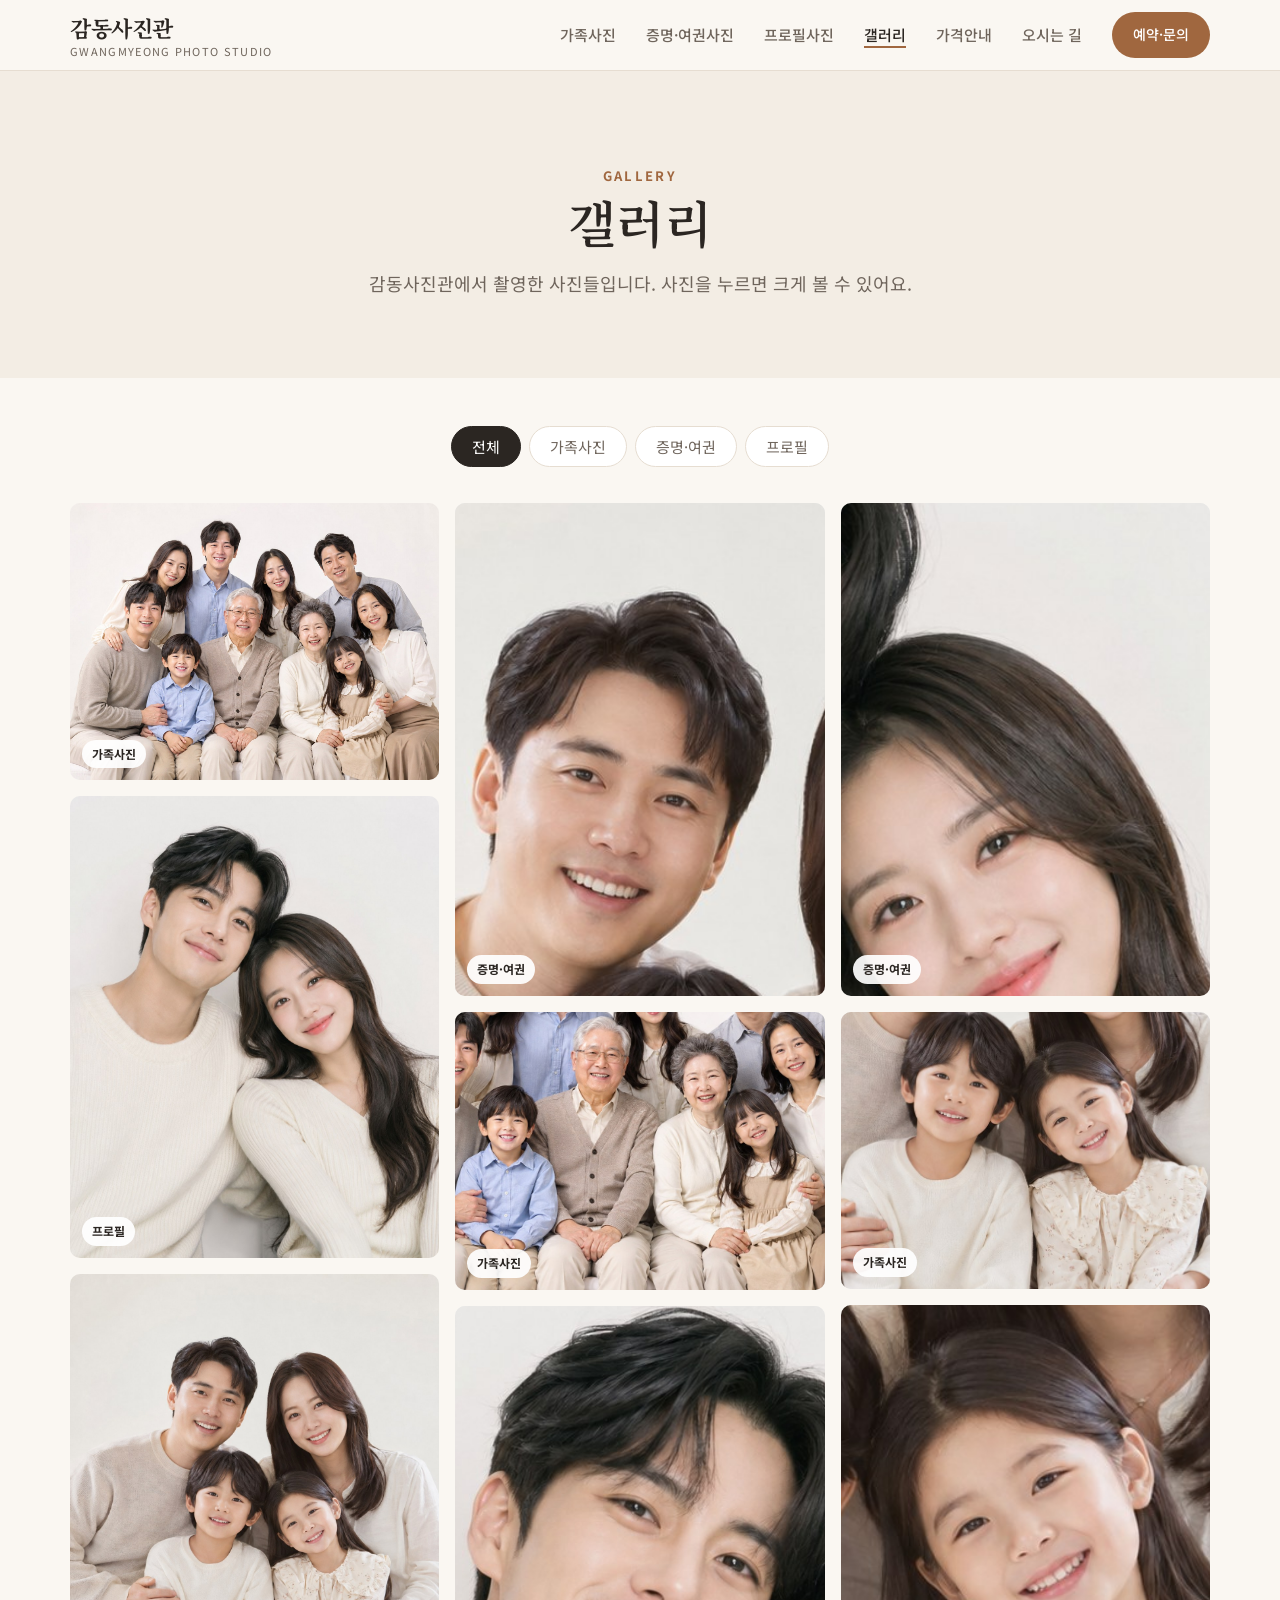
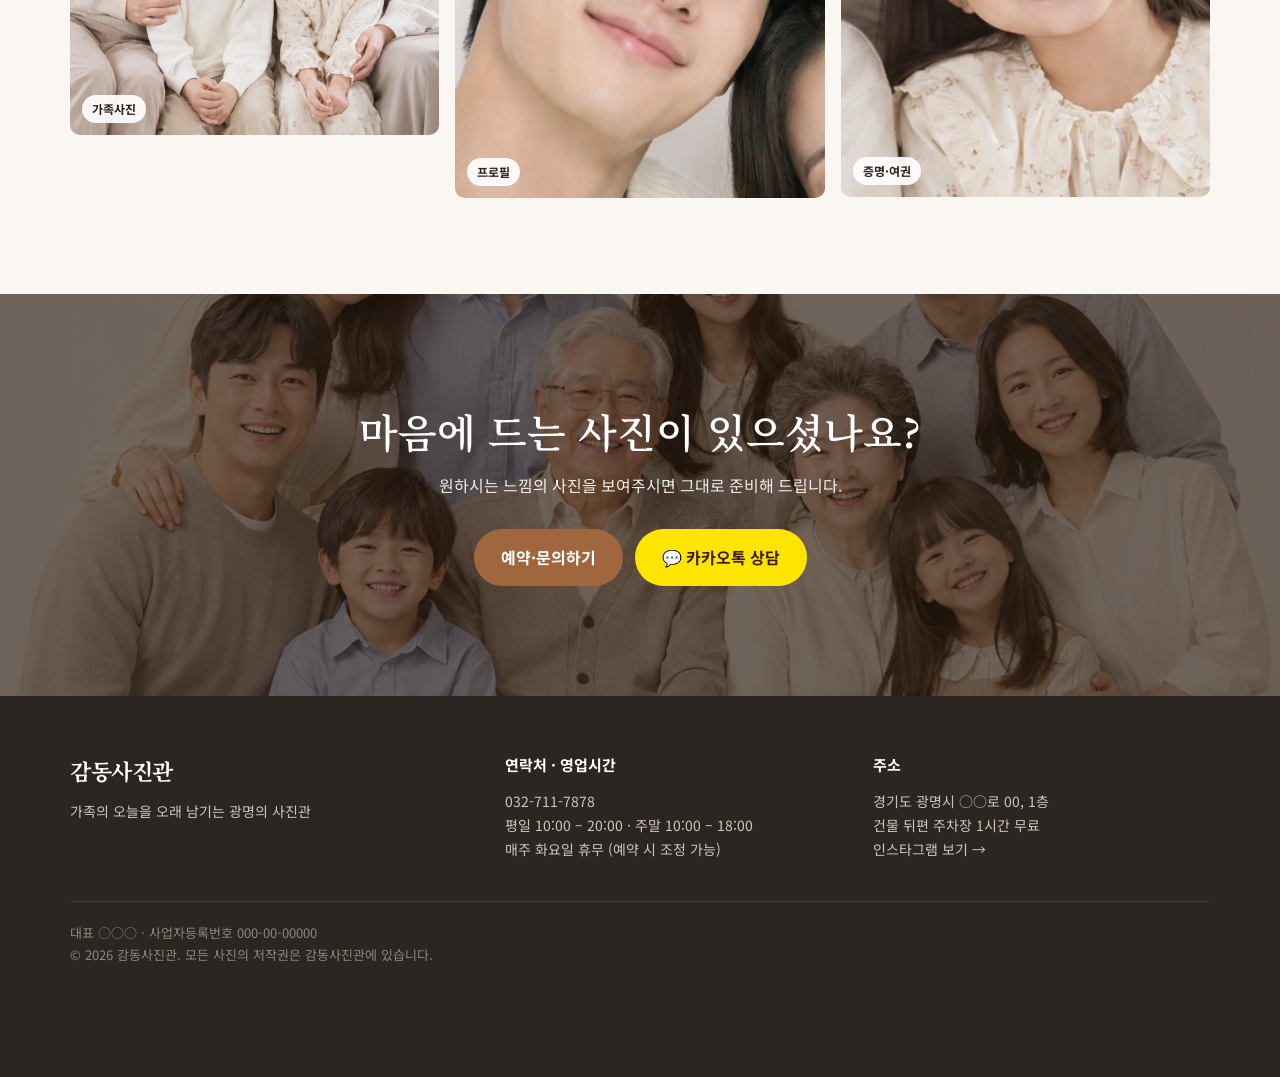
<file: gallery.html>
<!DOCTYPE html>
<html lang="ko">
<head>
<meta charset="UTF-8">
<meta name="viewport" content="width=device-width, initial-scale=1">
<title>갤러리 | 감동사진관 광명</title>
<link rel="preconnect" href="https://fonts.googleapis.com">
<link rel="preconnect" href="https://fonts.gstatic.com" crossorigin>
<link href="https://fonts.googleapis.com/css2?family=Noto+Sans+KR:wght@400;500;700&family=Noto+Serif+KR:wght@500;600;700&display=swap" rel="stylesheet">
<link rel="stylesheet" href="css/style.css">
</head>
<body>
<div data-header></div>

<section class="page-hero plain">
  <div class="container hero-text" style="text-align:center">
    <span class="eyebrow">GALLERY</span>
    <h1 style="font-size:clamp(32px,5vw,50px)">갤러리</h1>
    <p style="color:var(--ink-soft);margin-top:12px">감동사진관에서 촬영한 사진들입니다. 사진을 누르면 크게 볼 수 있어요.</p>
  </div>
</section>

<section class="section" style="padding-top:48px">
  <div class="container">
    <div class="filters">
      <button class="on" data-f="all">전체</button>
      <button data-f="family">가족사진</button>
      <button data-f="id">증명·여권</button>
      <button data-f="profile">프로필</button>
    </div>

    <!-- 사진 추가 방법: 아래 한 묶음(<div class="g-item"> ~ </div>)을 복사해서 사진 파일 이름만 바꾸면 됩니다.
         data-cat 은 family(가족) / id(증명) / profile(프로필) 중 하나로 적어주세요. -->
    <div class="gallery">
      <div class="g-item" data-cat="family" data-full="images/family-big.jpg" data-caption="3대 대가족 사진">
        <img src="images/family-big.jpg" alt="3대 대가족 사진" loading="lazy"><span class="cap">가족사진</span>
      </div>
      <div class="g-item" data-cat="profile" data-full="images/profile-couple.jpg" data-caption="커플 프로필">
        <img src="images/profile-couple.jpg" alt="커플 프로필" loading="lazy"><span class="cap">프로필</span>
      </div>
      <div class="g-item" data-cat="family" data-full="images/family-four.jpg" data-caption="4인 가족사진">
        <img src="images/family-four.jpg" alt="4인 가족사진" loading="lazy"><span class="cap">가족사진</span>
      </div>
      <div class="g-item" data-cat="id" data-full="images/family-four.jpg" data-caption="증명사진 예시">
        <div class="crop" style="background-image:url(images/family-four.jpg);background-size:330%;background-position:35.8% 11.6%;aspect-ratio:3/4"></div><span class="cap">증명·여권</span>
      </div>
      <div class="g-item" data-cat="family" data-full="images/family-big.jpg" data-caption="조부모님과 손주들">
        <div class="crop" style="background-image:url(images/family-big.jpg);background-size:149%;background-position:62.8% 89.9%;aspect-ratio:970/730"></div><span class="cap">가족사진</span>
      </div>
      <div class="g-item" data-cat="profile" data-full="images/profile-couple.jpg" data-caption="개인 프로필">
        <div class="crop" style="background-image:url(images/profile-couple.jpg);background-size:267%;background-position:28.5% 10.7%;aspect-ratio:3/4"></div><span class="cap">프로필</span>
      </div>
      <div class="g-item" data-cat="id" data-full="images/profile-couple.jpg" data-caption="여권사진 예시">
        <div class="crop" style="background-image:url(images/profile-couple.jpg);background-size:311.7%;background-position:77.4% 24.9%;aspect-ratio:3/4"></div><span class="cap">증명·여권</span>
      </div>
      <div class="g-item" data-cat="family" data-full="images/family-four.jpg" data-caption="남매 사진">
        <div class="crop" style="background-image:url(images/family-four.jpg);background-size:149.6%;background-position:61.8% 64.3%;aspect-ratio:4/3"></div><span class="cap">가족사진</span>
      </div>
      <div class="g-item" data-cat="id" data-full="images/family-four.jpg" data-caption="어린이 여권사진 예시">
        <div class="crop" style="background-image:url(images/family-four.jpg);background-size:374%;background-position:69.3% 57.9%;aspect-ratio:3/4"></div><span class="cap">증명·여권</span>
      </div>
    </div>
  </div>
</section>

<section class="cta">
  <img src="images/family-big.jpg" alt="" loading="lazy">
  <div class="container">
    <h2>마음에 드는 사진이 있으셨나요?</h2>
    <p>원하시는 느낌의 사진을 보여주시면 그대로 준비해 드립니다.</p>
    <div class="btn-group">
      <a class="btn btn-primary" href="contact.html#reserve">예약·문의하기</a>
      <a class="btn btn-kakao" data-link="kakao" href="#">💬 카카오톡 상담</a>
    </div>
  </div>
</section>

<div data-footer></div>
<script src="js/site.js"></script>
</body>
</html>
</file>
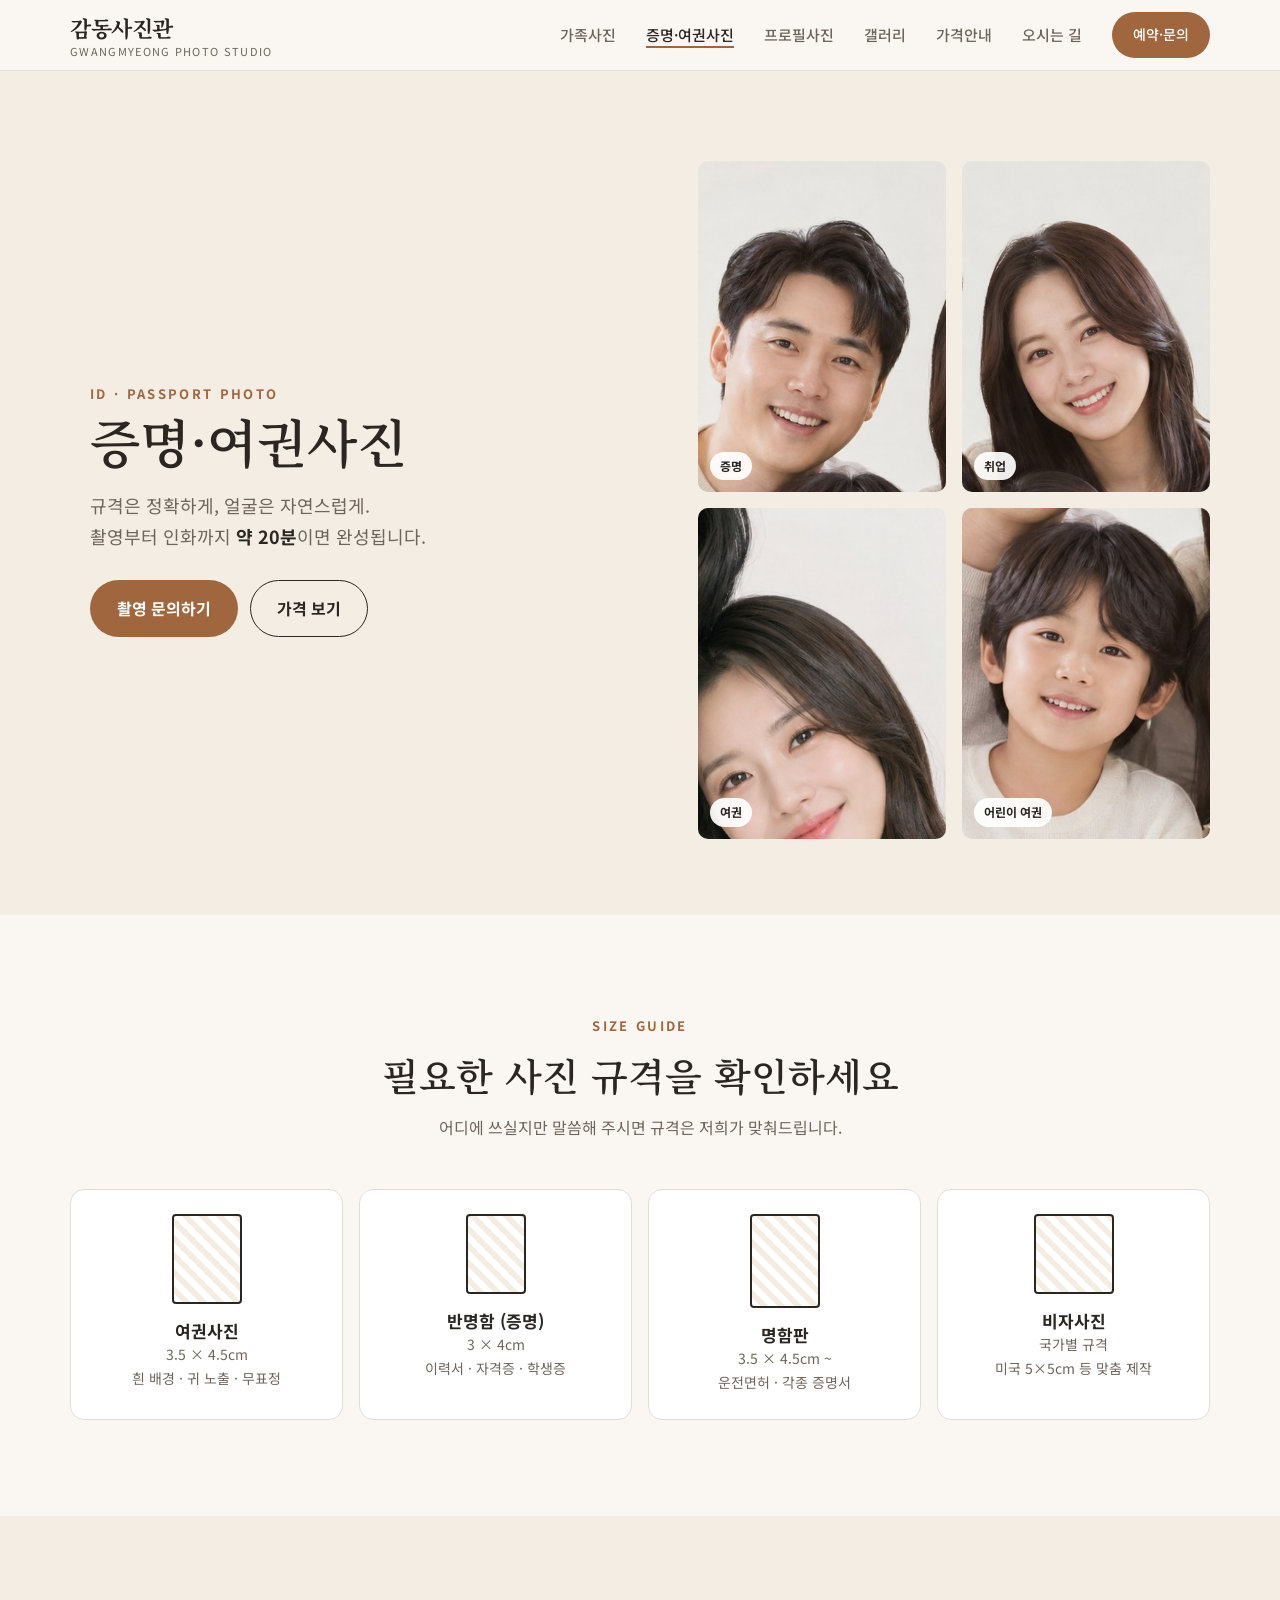
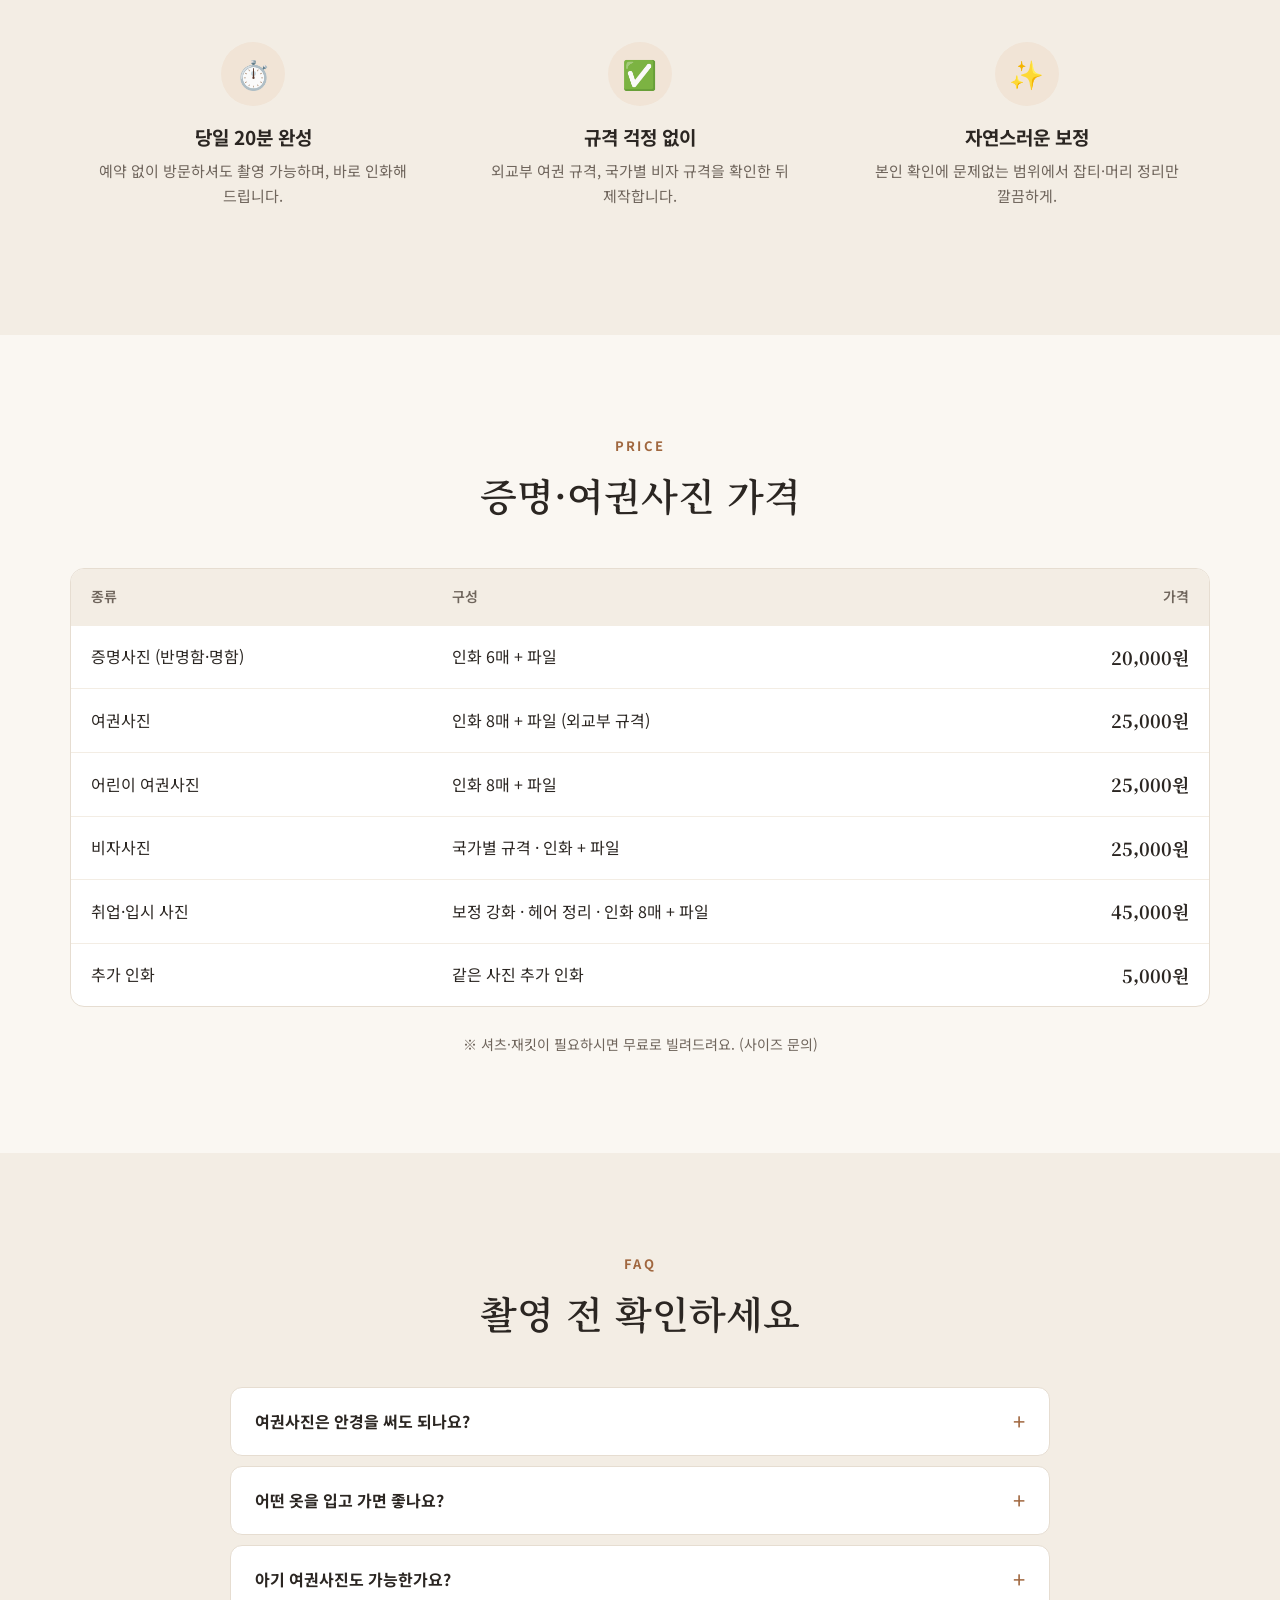
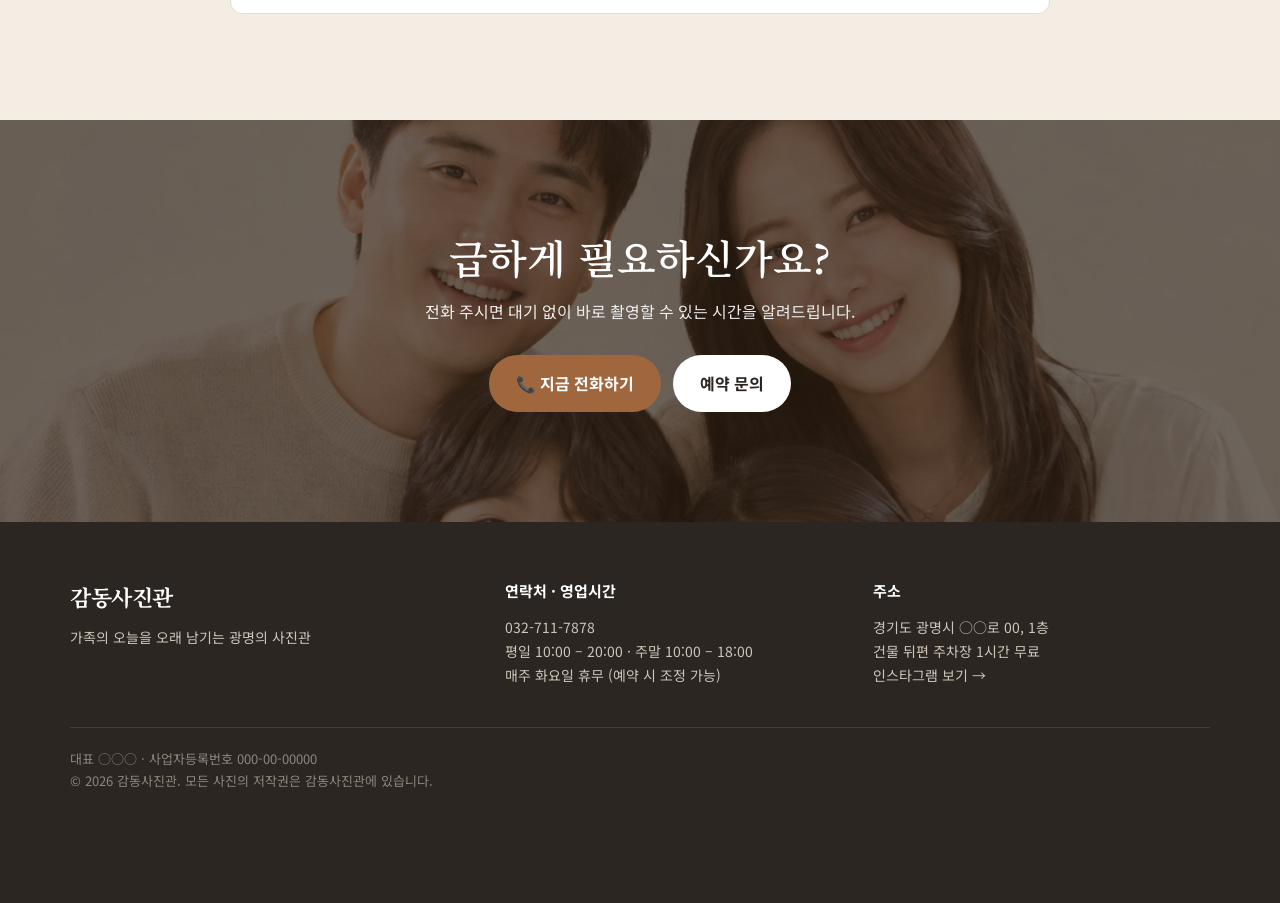
<file: id-photo.html>
<!DOCTYPE html>
<html lang="ko">
<head>
<meta charset="UTF-8">
<meta name="viewport" content="width=device-width, initial-scale=1">
<title>증명·여권사진 | 감동사진관 광명</title>
<meta name="description" content="광명 감동사진관 증명사진, 여권사진, 취업사진, 비자사진. 규격 맞춤 당일 완성.">
<link rel="preconnect" href="https://fonts.googleapis.com">
<link rel="preconnect" href="https://fonts.gstatic.com" crossorigin>
<link href="https://fonts.googleapis.com/css2?family=Noto+Sans+KR:wght@400;500;700&family=Noto+Serif+KR:wght@500;600;700&display=swap" rel="stylesheet">
<link rel="stylesheet" href="css/style.css">
</head>
<body>
<div data-header></div>

<section class="page-hero plain">
  <div class="container split">
    <div class="hero-text">
      <span class="eyebrow">ID · PASSPORT PHOTO</span>
      <h1 style="font-size:clamp(32px,5vw,52px)">증명·여권사진</h1>
      <p style="color:var(--ink-soft);margin:14px 0 28px">규격은 정확하게, 얼굴은 자연스럽게.<br>촬영부터 인화까지 <b style="color:var(--ink)">약 20분</b>이면 완성됩니다.</p>
      <div class="btn-group">
        <a class="btn btn-primary" href="contact.html?type=증명·여권사진#reserve">촬영 문의하기</a>
        <a class="btn btn-outline" href="#price">가격 보기</a>
      </div>
    </div>
    <div class="gallery" style="columns:2">
      <div class="g-item" data-cat="id" data-full="images/family-four.jpg" data-caption="증명사진 예시">
        <div class="crop" style="background-image:url(images/family-four.jpg);background-size:330%;background-position:35.8% 11.6%;aspect-ratio:3/4"></div><span class="cap">증명</span>
      </div>
      <div class="g-item" data-cat="id" data-full="images/profile-couple.jpg" data-caption="여권사진 예시">
        <div class="crop" style="background-image:url(images/profile-couple.jpg);background-size:311.7%;background-position:77.4% 24.9%;aspect-ratio:3/4"></div><span class="cap">여권</span>
      </div>
      <div class="g-item" data-cat="id" data-full="images/family-four.jpg" data-caption="취업사진 예시">
        <div class="crop" style="background-image:url(images/family-four.jpg);background-size:311.7%;background-position:74.8% 16.3%;aspect-ratio:3/4"></div><span class="cap">취업</span>
      </div>
      <div class="g-item" data-cat="id" data-full="images/family-four.jpg" data-caption="어린이 여권사진 예시">
        <div class="crop" style="background-image:url(images/family-four.jpg);background-size:386.9%;background-position:39.7% 51.2%;aspect-ratio:3/4"></div><span class="cap">어린이 여권</span>
      </div>
    </div>
  </div>
</section>

<!-- 규격 -->
<section class="section">
  <div class="container">
    <div class="section-head reveal">
      <span class="eyebrow">SIZE GUIDE</span>
      <h2>필요한 사진 규격을 확인하세요</h2>
      <p>어디에 쓰실지만 말씀해 주시면 규격은 저희가 맞춰드립니다.</p>
    </div>
    <div class="specs">
      <div class="spec reveal"><div class="frame" style="width:70px;height:90px"></div><h3>여권사진</h3><p>3.5 × 4.5cm<br>흰 배경 · 귀 노출 · 무표정</p></div>
      <div class="spec reveal"><div class="frame" style="width:60px;height:80px"></div><h3>반명함 (증명)</h3><p>3 × 4cm<br>이력서 · 자격증 · 학생증</p></div>
      <div class="spec reveal"><div class="frame" style="width:70px;height:94px"></div><h3>명함판</h3><p>3.5 × 4.5cm ~<br>운전면허 · 각종 증명서</p></div>
      <div class="spec reveal"><div class="frame" style="width:80px;height:80px"></div><h3>비자사진</h3><p>국가별 규격<br>미국 5×5cm 등 맞춤 제작</p></div>
    </div>
  </div>
</section>

<!-- 특징 -->
<section class="section soft">
  <div class="container">
    <div class="features">
      <div class="feature reveal"><div class="ico">⏱️</div><h3>당일 20분 완성</h3><p>예약 없이 방문하셔도 촬영 가능하며, 바로 인화해 드립니다.</p></div>
      <div class="feature reveal"><div class="ico">✅</div><h3>규격 걱정 없이</h3><p>외교부 여권 규격, 국가별 비자 규격을 확인한 뒤 제작합니다.</p></div>
      <div class="feature reveal"><div class="ico">✨</div><h3>자연스러운 보정</h3><p>본인 확인에 문제없는 범위에서 잡티·머리 정리만 깔끔하게.</p></div>
    </div>
  </div>
</section>

<!-- 가격 -->
<section class="section" id="price">
  <div class="container">
    <div class="section-head reveal">
      <span class="eyebrow">PRICE</span>
      <h2>증명·여권사진 가격</h2>
    </div>
    <div class="table-wrap reveal">
      <table class="price-table">
        <thead><tr><th>종류</th><th>구성</th><th>가격</th></tr></thead>
        <tbody>
          <tr><td>증명사진 (반명함·명함)</td><td>인화 6매 + 파일</td><td><b>20,000원</b></td></tr>
          <tr><td>여권사진</td><td>인화 8매 + 파일 (외교부 규격)</td><td><b>25,000원</b></td></tr>
          <tr><td>어린이 여권사진</td><td>인화 8매 + 파일</td><td><b>25,000원</b></td></tr>
          <tr><td>비자사진</td><td>국가별 규격 · 인화 + 파일</td><td><b>25,000원</b></td></tr>
          <tr><td>취업·입시 사진</td><td>보정 강화 · 헤어 정리 · 인화 8매 + 파일</td><td><b>45,000원</b></td></tr>
          <tr><td>추가 인화</td><td>같은 사진 추가 인화</td><td><b>5,000원</b></td></tr>
        </tbody>
      </table>
    </div>
    <p class="price-note">※ 셔츠·재킷이 필요하시면 무료로 빌려드려요. (사이즈 문의)</p>
  </div>
</section>

<section class="section soft">
  <div class="container">
    <div class="section-head reveal"><span class="eyebrow">FAQ</span><h2>촬영 전 확인하세요</h2></div>
    <div class="faq">
      <details><summary>여권사진은 안경을 써도 되나요?</summary><p>여권사진은 원칙적으로 안경을 벗고 촬영합니다. 의학적 사유가 있는 경우 촬영 전 말씀해 주세요.</p></details>
      <details><summary>어떤 옷을 입고 가면 좋나요?</summary><p>흰 배경과 구분되도록 흰색보다는 진한 색 상의를 추천드립니다. 셔츠·재킷은 무료로 대여해 드려요.</p></details>
      <details><summary>아기 여권사진도 가능한가요?</summary><p>네, 가능합니다. 누워서도 촬영할 수 있으니 편하게 방문해 주세요.</p></details>
    </div>
  </div>
</section>

<section class="cta">
  <img src="images/family-four.jpg" alt="" loading="lazy" style="object-position:center 30%">
  <div class="container">
    <h2>급하게 필요하신가요?</h2>
    <p>전화 주시면 대기 없이 바로 촬영할 수 있는 시간을 알려드립니다.</p>
    <div class="btn-group">
      <a class="btn btn-primary" data-link="phone" href="#">📞 지금 전화하기</a>
      <a class="btn btn-light" href="contact.html?type=증명·여권사진#reserve">예약 문의</a>
    </div>
  </div>
</section>

<div data-footer></div>
<script src="js/site.js"></script>
</body>
</html>
</file>
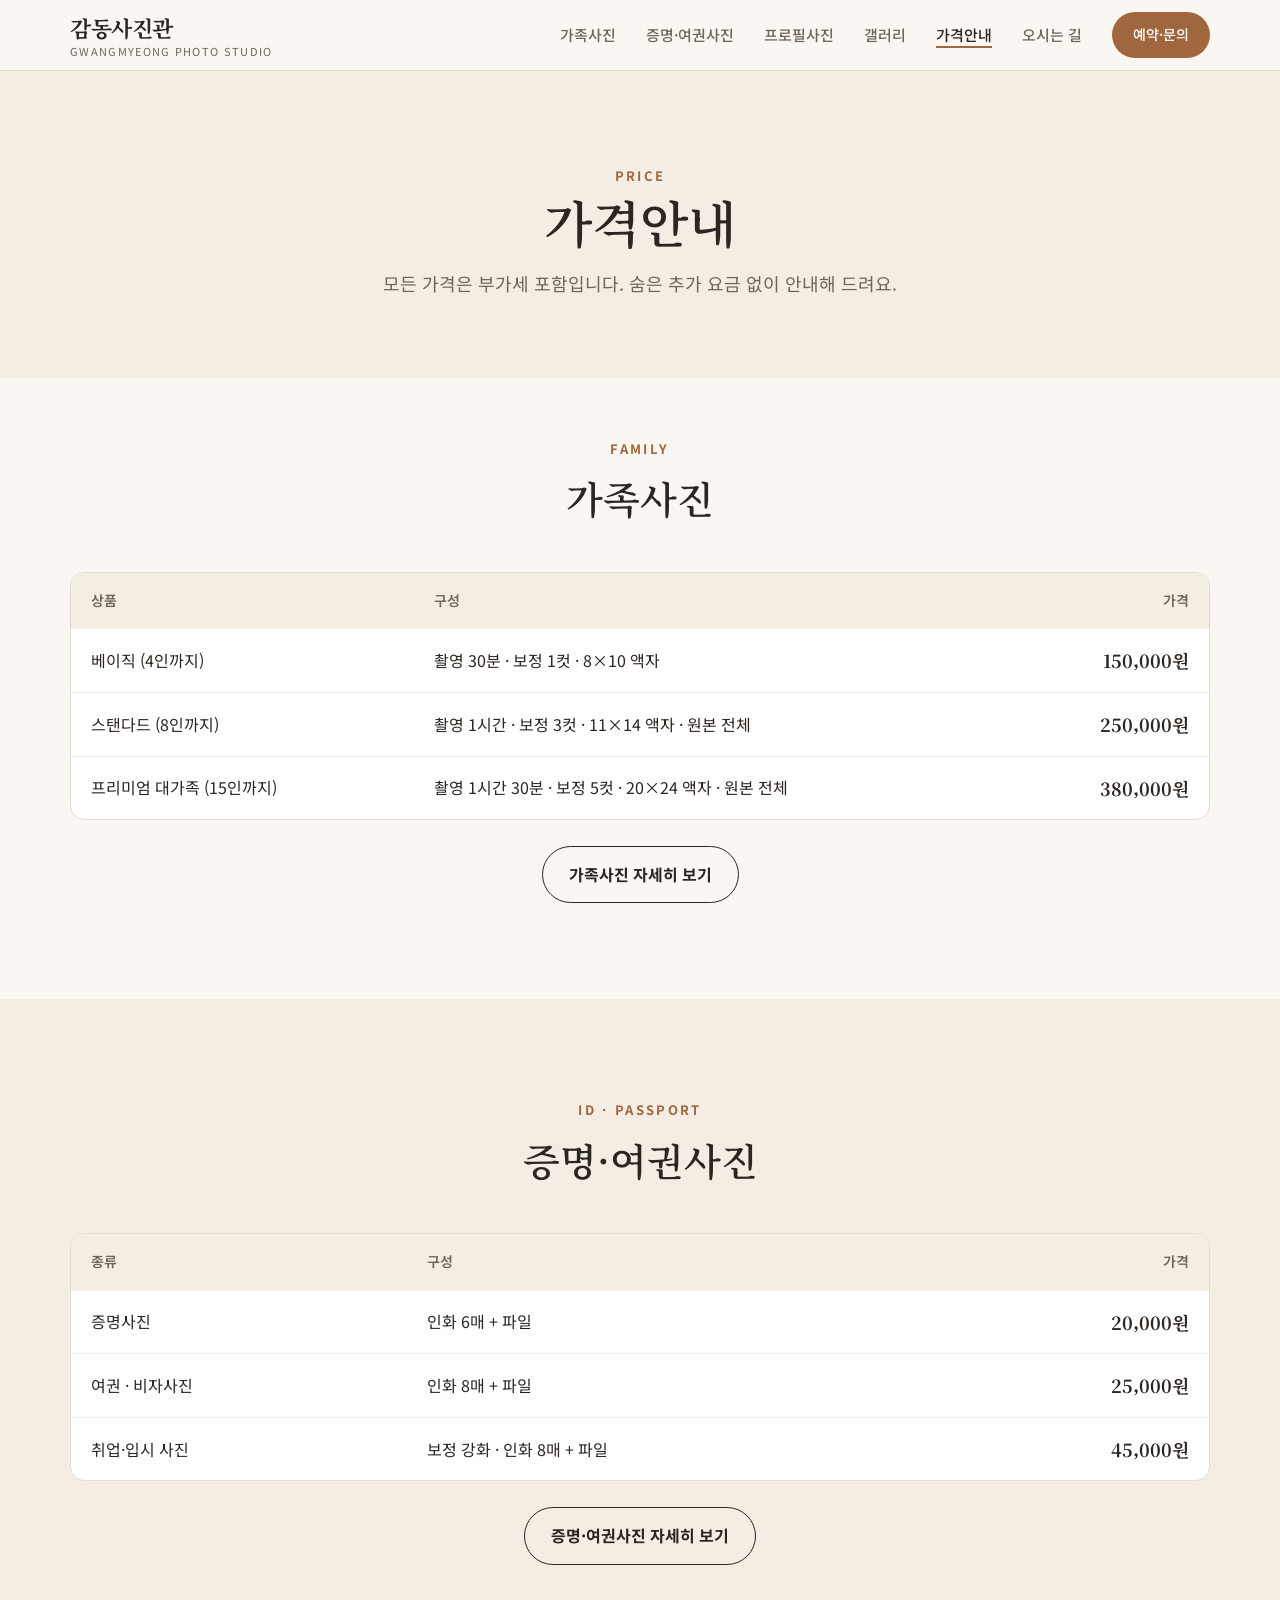
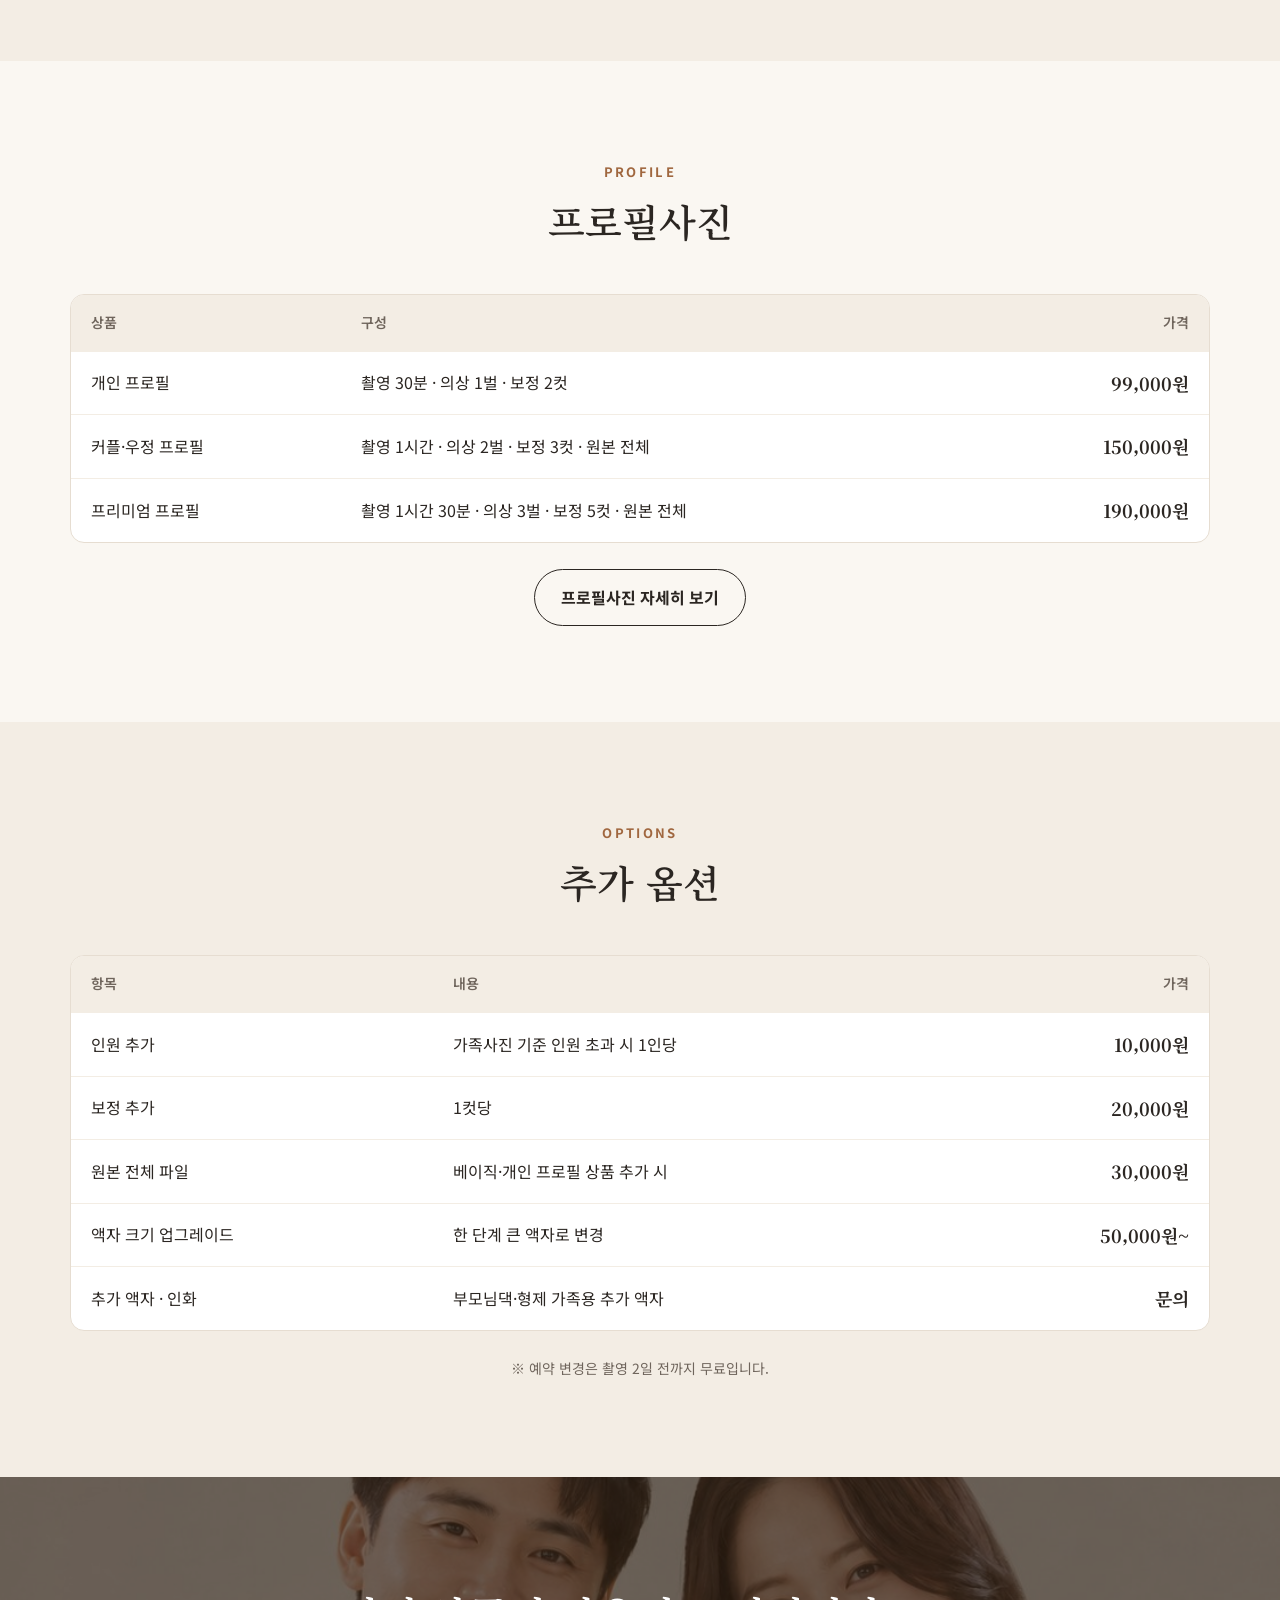
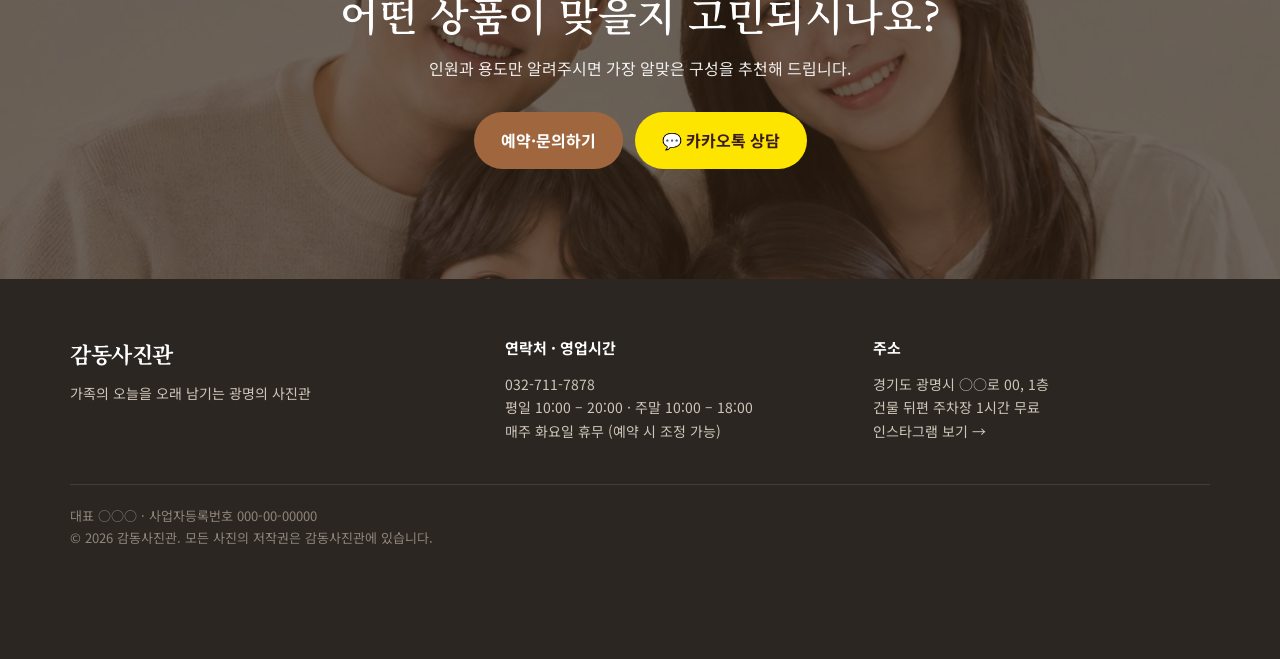
<file: price.html>
<!DOCTYPE html>
<html lang="ko">
<head>
<meta charset="UTF-8">
<meta name="viewport" content="width=device-width, initial-scale=1">
<title>가격안내 | 감동사진관 광명</title>
<link rel="preconnect" href="https://fonts.googleapis.com">
<link rel="preconnect" href="https://fonts.gstatic.com" crossorigin>
<link href="https://fonts.googleapis.com/css2?family=Noto+Sans+KR:wght@400;500;700&family=Noto+Serif+KR:wght@500;600;700&display=swap" rel="stylesheet">
<link rel="stylesheet" href="css/style.css">
</head>
<body>
<div data-header></div>

<section class="page-hero plain">
  <div class="container hero-text" style="text-align:center">
    <span class="eyebrow">PRICE</span>
    <h1 style="font-size:clamp(32px,5vw,50px)">가격안내</h1>
    <p style="color:var(--ink-soft);margin-top:12px">모든 가격은 부가세 포함입니다. 숨은 추가 요금 없이 안내해 드려요.</p>
  </div>
</section>

<section class="section" style="padding-top:56px">
  <div class="container">
    <div class="section-head reveal"><span class="eyebrow">FAMILY</span><h2>가족사진</h2></div>
    <div class="table-wrap reveal">
      <table class="price-table">
        <thead><tr><th>상품</th><th>구성</th><th>가격</th></tr></thead>
        <tbody>
          <tr><td>베이직 (4인까지)</td><td>촬영 30분 · 보정 1컷 · 8×10 액자</td><td><b>150,000원</b></td></tr>
          <tr><td>스탠다드 (8인까지)</td><td>촬영 1시간 · 보정 3컷 · 11×14 액자 · 원본 전체</td><td><b>250,000원</b></td></tr>
          <tr><td>프리미엄 대가족 (15인까지)</td><td>촬영 1시간 30분 · 보정 5컷 · 20×24 액자 · 원본 전체</td><td><b>380,000원</b></td></tr>
        </tbody>
      </table>
    </div>
    <p class="price-note"><a class="btn btn-outline" href="family.html">가족사진 자세히 보기</a></p>
  </div>
</section>

<section class="section soft">
  <div class="container">
    <div class="section-head reveal"><span class="eyebrow">ID · PASSPORT</span><h2>증명·여권사진</h2></div>
    <div class="table-wrap reveal">
      <table class="price-table">
        <thead><tr><th>종류</th><th>구성</th><th>가격</th></tr></thead>
        <tbody>
          <tr><td>증명사진</td><td>인화 6매 + 파일</td><td><b>20,000원</b></td></tr>
          <tr><td>여권 · 비자사진</td><td>인화 8매 + 파일</td><td><b>25,000원</b></td></tr>
          <tr><td>취업·입시 사진</td><td>보정 강화 · 인화 8매 + 파일</td><td><b>45,000원</b></td></tr>
        </tbody>
      </table>
    </div>
    <p class="price-note"><a class="btn btn-outline" href="id-photo.html">증명·여권사진 자세히 보기</a></p>
  </div>
</section>

<section class="section">
  <div class="container">
    <div class="section-head reveal"><span class="eyebrow">PROFILE</span><h2>프로필사진</h2></div>
    <div class="table-wrap reveal">
      <table class="price-table">
        <thead><tr><th>상품</th><th>구성</th><th>가격</th></tr></thead>
        <tbody>
          <tr><td>개인 프로필</td><td>촬영 30분 · 의상 1벌 · 보정 2컷</td><td><b>99,000원</b></td></tr>
          <tr><td>커플·우정 프로필</td><td>촬영 1시간 · 의상 2벌 · 보정 3컷 · 원본 전체</td><td><b>150,000원</b></td></tr>
          <tr><td>프리미엄 프로필</td><td>촬영 1시간 30분 · 의상 3벌 · 보정 5컷 · 원본 전체</td><td><b>190,000원</b></td></tr>
        </tbody>
      </table>
    </div>
    <p class="price-note"><a class="btn btn-outline" href="profile.html">프로필사진 자세히 보기</a></p>
  </div>
</section>

<section class="section soft">
  <div class="container">
    <div class="section-head reveal"><span class="eyebrow">OPTIONS</span><h2>추가 옵션</h2></div>
    <div class="table-wrap reveal">
      <table class="price-table">
        <thead><tr><th>항목</th><th>내용</th><th>가격</th></tr></thead>
        <tbody>
          <tr><td>인원 추가</td><td>가족사진 기준 인원 초과 시 1인당</td><td><b>10,000원</b></td></tr>
          <tr><td>보정 추가</td><td>1컷당</td><td><b>20,000원</b></td></tr>
          <tr><td>원본 전체 파일</td><td>베이직·개인 프로필 상품 추가 시</td><td><b>30,000원</b></td></tr>
          <tr><td>액자 크기 업그레이드</td><td>한 단계 큰 액자로 변경</td><td><b>50,000원~</b></td></tr>
          <tr><td>추가 액자 · 인화</td><td>부모님댁·형제 가족용 추가 액자</td><td><b>문의</b></td></tr>
        </tbody>
      </table>
    </div>
    <p class="price-note">※ 예약 변경은 촬영 2일 전까지 무료입니다.</p>
  </div>
</section>

<section class="cta">
  <img src="images/family-four.jpg" alt="" loading="lazy" style="object-position:center 30%">
  <div class="container">
    <h2>어떤 상품이 맞을지 고민되시나요?</h2>
    <p>인원과 용도만 알려주시면 가장 알맞은 구성을 추천해 드립니다.</p>
    <div class="btn-group">
      <a class="btn btn-primary" href="contact.html#reserve">예약·문의하기</a>
      <a class="btn btn-kakao" data-link="kakao" href="#">💬 카카오톡 상담</a>
    </div>
  </div>
</section>

<div data-footer></div>
<script src="js/site.js"></script>
</body>
</html>
</file>
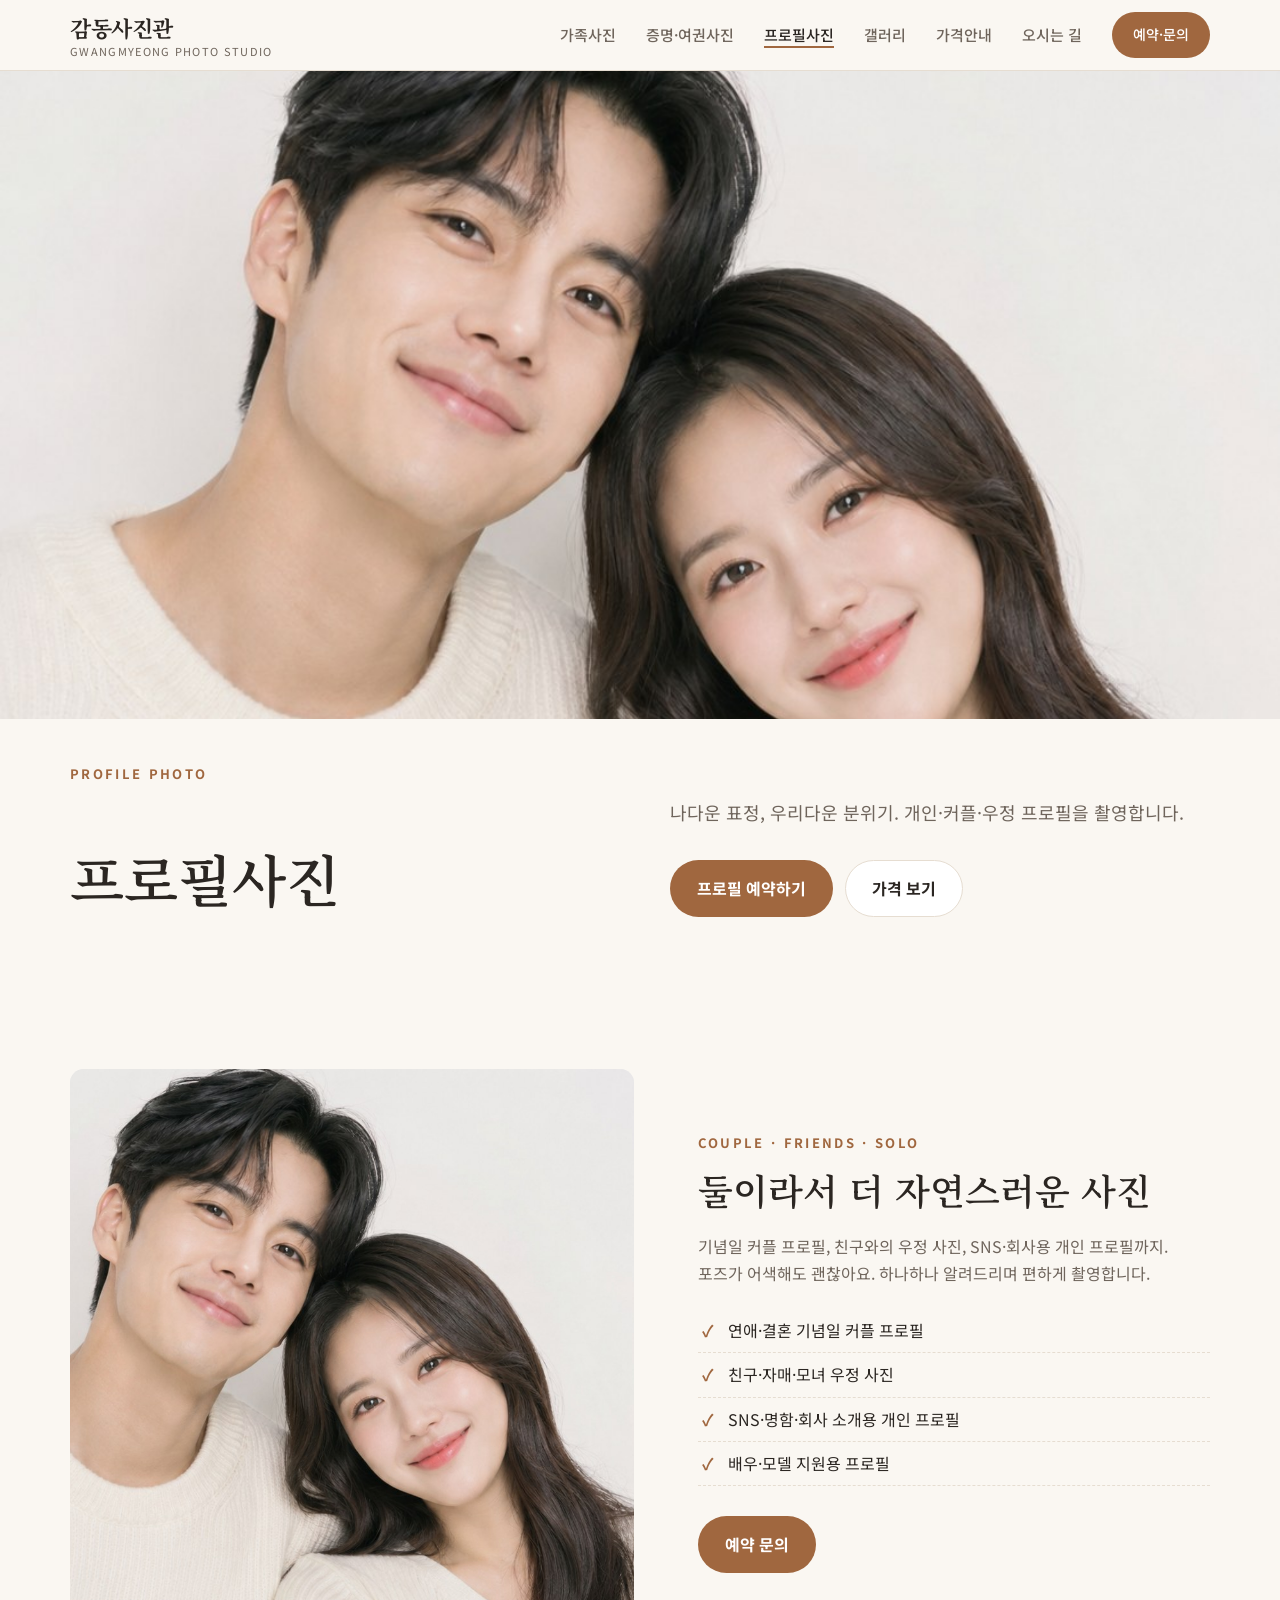
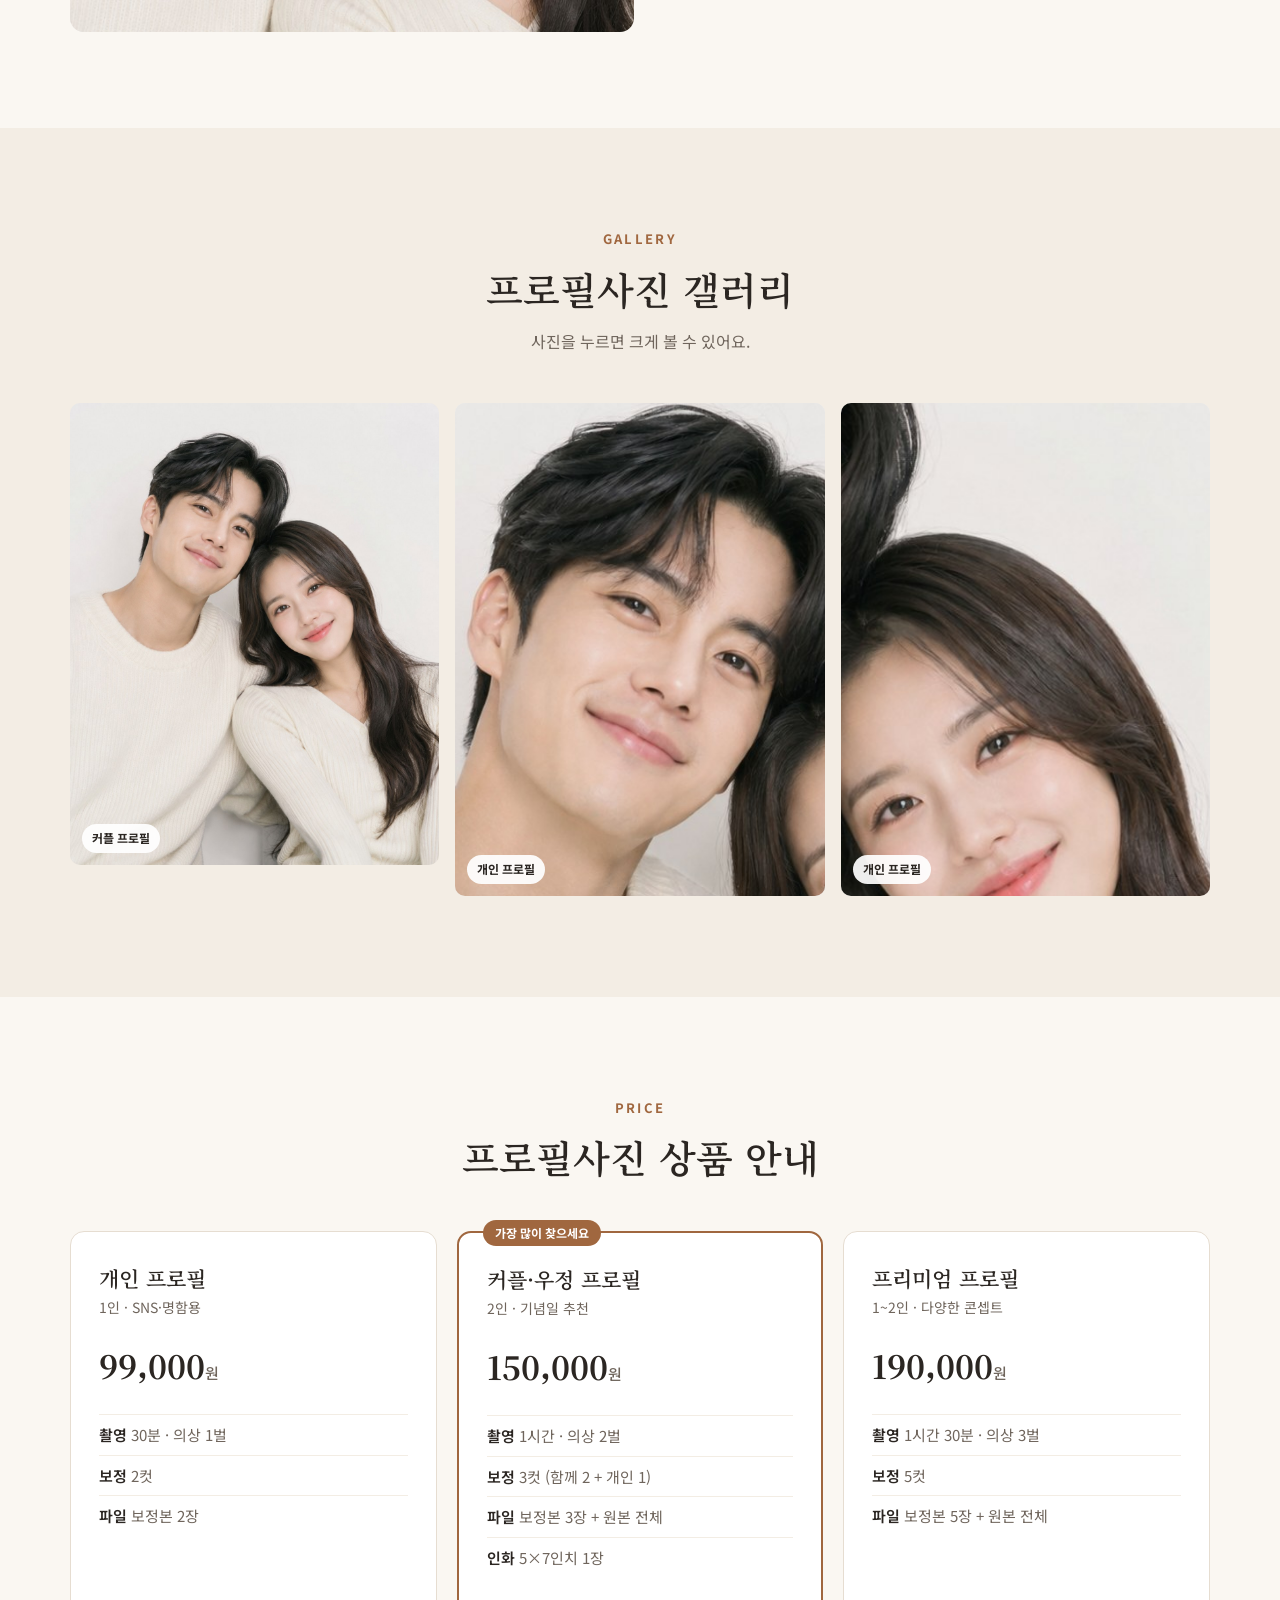
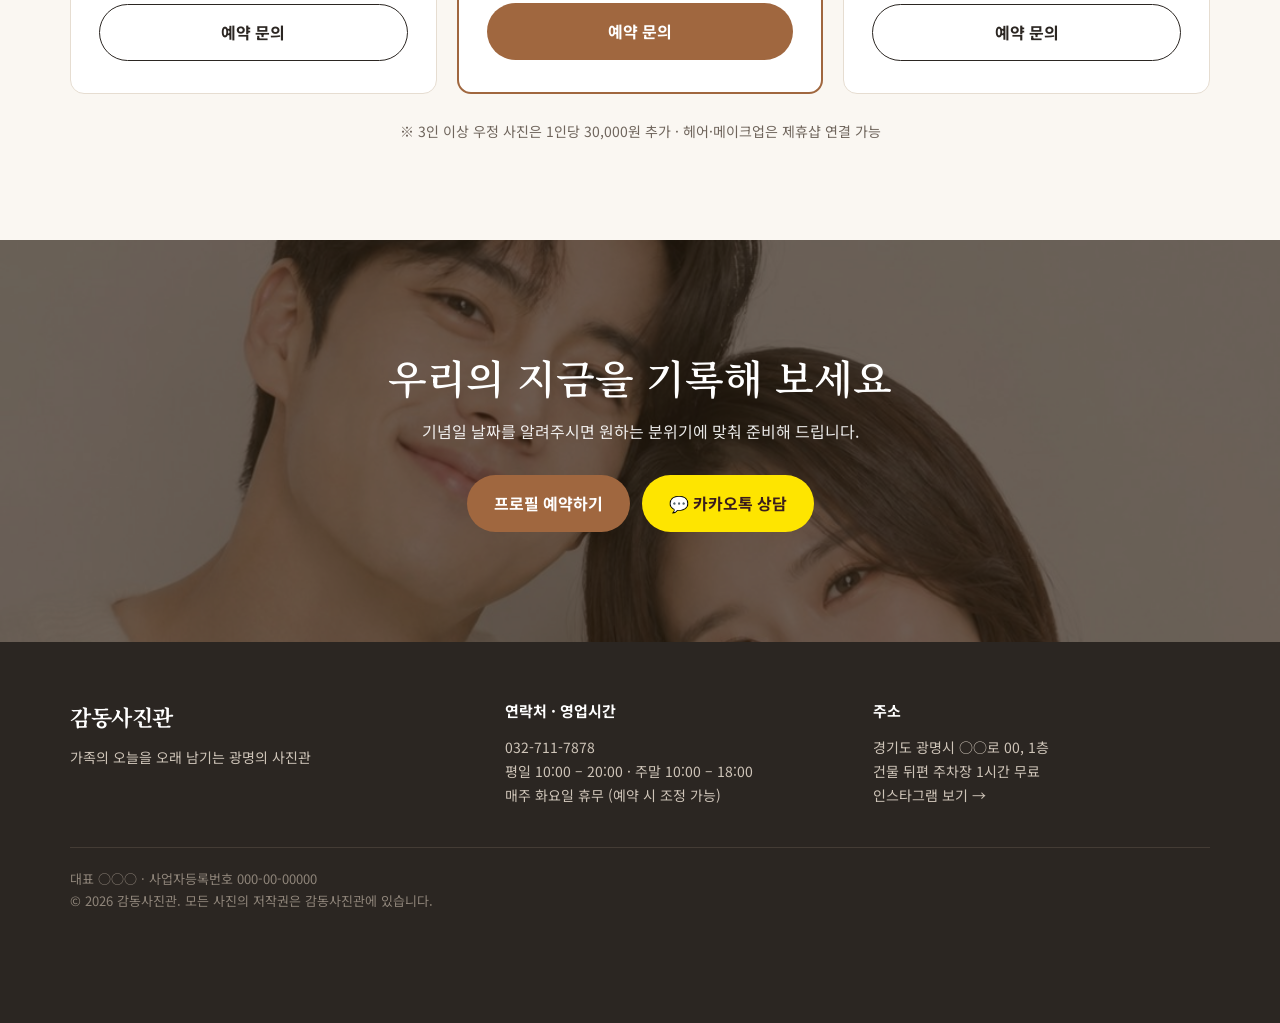
<file: profile.html>
<!DOCTYPE html>
<html lang="ko">
<head>
<meta charset="UTF-8">
<meta name="viewport" content="width=device-width, initial-scale=1">
<title>프로필사진 | 감동사진관 광명</title>
<meta name="description" content="광명 감동사진관 프로필사진. 개인 프로필, 커플 프로필, 우정 사진 촬영.">
<link rel="preconnect" href="https://fonts.googleapis.com">
<link rel="preconnect" href="https://fonts.gstatic.com" crossorigin>
<link href="https://fonts.googleapis.com/css2?family=Noto+Sans+KR:wght@400;500;700&family=Noto+Serif+KR:wght@500;600;700&display=swap" rel="stylesheet">
<link rel="stylesheet" href="css/style.css">
</head>
<body>
<div data-header></div>

<section class="page-hero">
  <img src="images/profile-couple.jpg" alt="커플 프로필사진" style="object-position:center 22%">
  <div class="container hero-text">
    <span class="eyebrow">PROFILE PHOTO</span>
    <h1>프로필사진</h1>
    <p>나다운 표정, 우리다운 분위기. 개인·커플·우정 프로필을 촬영합니다.</p>
    <div class="btn-group">
      <a class="btn btn-primary" href="contact.html?type=프로필사진#reserve">프로필 예약하기</a>
      <a class="btn btn-light" href="#price">가격 보기</a>
    </div>
  </div>
</section>

<section class="section">
  <div class="container split">
    <div class="split-photo reveal">
      <div class="crop" style="background-image:url(images/profile-couple.jpg);background-size:127.5%;background-position:74% 19%;aspect-ratio:1/1"></div>
    </div>
    <div class="reveal">
      <span class="eyebrow">COUPLE · FRIENDS · SOLO</span>
      <h2>둘이라서 더 자연스러운 사진</h2>
      <p>기념일 커플 프로필, 친구와의 우정 사진, SNS·회사용 개인 프로필까지. 포즈가 어색해도 괜찮아요. 하나하나 알려드리며 편하게 촬영합니다.</p>
      <ul class="check-list">
        <li>연애·결혼 기념일 커플 프로필</li>
        <li>친구·자매·모녀 우정 사진</li>
        <li>SNS·명함·회사 소개용 개인 프로필</li>
        <li>배우·모델 지원용 프로필</li>
      </ul>
      <a class="btn btn-primary" href="contact.html?type=프로필사진#reserve">예약 문의</a>
    </div>
  </div>
</section>

<section class="section soft">
  <div class="container">
    <div class="section-head reveal">
      <span class="eyebrow">GALLERY</span>
      <h2>프로필사진 갤러리</h2>
      <p>사진을 누르면 크게 볼 수 있어요.</p>
    </div>
    <div class="gallery">
      <div class="g-item" data-cat="profile" data-full="images/profile-couple.jpg" data-caption="커플 프로필">
        <img src="images/profile-couple.jpg" alt="커플 프로필사진" loading="lazy"><span class="cap">커플 프로필</span>
      </div>
      <div class="g-item" data-cat="profile" data-full="images/profile-couple.jpg" data-caption="개인 프로필 (남성)">
        <div class="crop" style="background-image:url(images/profile-couple.jpg);background-size:267%;background-position:28.5% 10.7%;aspect-ratio:3/4"></div><span class="cap">개인 프로필</span>
      </div>
      <div class="g-item" data-cat="profile" data-full="images/profile-couple.jpg" data-caption="개인 프로필 (여성)">
        <div class="crop" style="background-image:url(images/profile-couple.jpg);background-size:311.7%;background-position:77.4% 24.9%;aspect-ratio:3/4"></div><span class="cap">개인 프로필</span>
      </div>
    </div>
  </div>
</section>

<section class="section" id="price">
  <div class="container">
    <div class="section-head reveal">
      <span class="eyebrow">PRICE</span>
      <h2>프로필사진 상품 안내</h2>
    </div>
    <div class="prices">
      <div class="price-card reveal">
        <h3>개인 프로필</h3><div class="who">1인 · SNS·명함용</div>
        <div class="price">99,000<small>원</small></div>
        <ul>
          <li><b>촬영</b> 30분 · 의상 1벌</li>
          <li><b>보정</b> 2컷</li>
          <li><b>파일</b> 보정본 2장</li>
        </ul>
        <a class="btn btn-outline" href="contact.html?type=프로필사진#reserve">예약 문의</a>
      </div>
      <div class="price-card best reveal">
        <h3>커플·우정 프로필</h3><div class="who">2인 · 기념일 추천</div>
        <div class="price">150,000<small>원</small></div>
        <ul>
          <li><b>촬영</b> 1시간 · 의상 2벌</li>
          <li><b>보정</b> 3컷 (함께 2 + 개인 1)</li>
          <li><b>파일</b> 보정본 3장 + 원본 전체</li>
          <li><b>인화</b> 5×7인치 1장</li>
        </ul>
        <a class="btn btn-primary" href="contact.html?type=프로필사진#reserve">예약 문의</a>
      </div>
      <div class="price-card reveal">
        <h3>프리미엄 프로필</h3><div class="who">1~2인 · 다양한 콘셉트</div>
        <div class="price">190,000<small>원</small></div>
        <ul>
          <li><b>촬영</b> 1시간 30분 · 의상 3벌</li>
          <li><b>보정</b> 5컷</li>
          <li><b>파일</b> 보정본 5장 + 원본 전체</li>
        </ul>
        <a class="btn btn-outline" href="contact.html?type=프로필사진#reserve">예약 문의</a>
      </div>
    </div>
    <p class="price-note">※ 3인 이상 우정 사진은 1인당 30,000원 추가 · 헤어·메이크업은 제휴샵 연결 가능</p>
  </div>
</section>

<section class="cta">
  <img src="images/profile-couple.jpg" alt="" loading="lazy" style="object-position:center 25%">
  <div class="container">
    <h2>우리의 지금을 기록해 보세요</h2>
    <p>기념일 날짜를 알려주시면 원하는 분위기에 맞춰 준비해 드립니다.</p>
    <div class="btn-group">
      <a class="btn btn-primary" href="contact.html?type=프로필사진#reserve">프로필 예약하기</a>
      <a class="btn btn-kakao" data-link="kakao" href="#">💬 카카오톡 상담</a>
    </div>
  </div>
</section>

<div data-footer></div>
<script src="js/site.js"></script>
</body>
</html>
</file>
<file: css/style.css>
/* =========================================================
   감동사진관 공통 디자인
   - 색상은 아래 :root 에서 한 번에 바꿀 수 있습니다.
   ========================================================= */
:root {
  --bg: #faf7f2;          /* 전체 배경 (따뜻한 아이보리) */
  --bg-soft: #f3ede4;     /* 구역 구분용 배경 */
  --card: #ffffff;
  --ink: #2b2622;         /* 본문 글자 */
  --ink-soft: #6f655c;    /* 보조 글자 */
  --line: #e6ddd1;
  --accent: #a0673f;      /* 포인트 색 (따뜻한 브라운) */
  --accent-dark: #7f4f2e;
  --accent-soft: #f1e4d6;
  --kakao: #fee500;
  --radius: 14px;
  --max: 1180px;
  --serif: "Noto Serif KR", serif;
  --sans: "Noto Sans KR", system-ui, -apple-system, sans-serif;
}

* { box-sizing: border-box; }
html { scroll-behavior: smooth; }
[id] { scroll-margin-top: 80px; }
body {
  margin: 0;
  background: var(--bg);
  color: var(--ink);
  font-family: var(--sans);
  font-size: 16px;
  line-height: 1.7;
  word-break: keep-all;
  -webkit-font-smoothing: antialiased;
}
img { max-width: 100%; display: block; }
a { color: inherit; text-decoration: none; }
h1, h2, h3 { font-family: var(--serif); font-weight: 600; line-height: 1.35; margin: 0; }
p { margin: 0; }

.container { width: 100%; max-width: var(--max); margin: 0 auto; padding: 0 20px; }
.section { padding: 96px 0; }
.section.soft { background: var(--bg-soft); }
.eyebrow {
  display: inline-block; font-size: 13px; letter-spacing: .18em;
  color: var(--accent); font-weight: 700; margin-bottom: 12px;
}
.section-head { text-align: center; margin-bottom: 48px; }
.section-head h2 { font-size: clamp(26px, 4vw, 38px); }
.section-head p { color: var(--ink-soft); margin-top: 14px; }

/* ---------- 버튼 ---------- */
.btn {
  display: inline-flex; align-items: center; justify-content: center; gap: 8px;
  padding: 14px 26px; border-radius: 999px; font-weight: 700; font-size: 16px;
  border: 1.5px solid transparent; cursor: pointer; transition: .2s; white-space: nowrap;
}
.btn-primary { background: var(--accent); color: #fff; }
.btn-primary:hover { background: var(--accent-dark); }
.btn-outline { border-color: var(--ink); color: var(--ink); background: transparent; }
.btn-outline:hover { background: var(--ink); color: #fff; }
.btn-light { background: #fff; color: var(--ink); }
.btn-light:hover { background: var(--accent-soft); }
.btn-kakao { background: var(--kakao); color: #3a1d1d; }
.btn-group { display: flex; flex-wrap: wrap; gap: 12px; }

/* ---------- 상단 메뉴 ---------- */
.header {
  position: sticky; top: 0; z-index: 50;
  background: rgba(250, 247, 242, .94); backdrop-filter: blur(8px);
  border-bottom: 1px solid var(--line);
}
.header .container { display: flex; align-items: center; justify-content: space-between; height: 70px; }
.logo { font-family: var(--serif); font-size: 22px; font-weight: 700; letter-spacing: -.02em; }
.logo small { display: block; font-family: var(--sans); font-size: 11px; color: var(--ink-soft); font-weight: 400; letter-spacing: .12em; margin-top: -4px; }
.nav { display: flex; align-items: center; gap: 30px; }
.nav a { font-size: 15px; font-weight: 500; color: var(--ink-soft); }
.nav a:hover, .nav a.active { color: var(--ink); }
.nav a.active { box-shadow: inset 0 -2px 0 var(--accent); }
.nav .btn { padding: 10px 20px; font-size: 14px; color: #fff; }
.menu-toggle { display: none; background: none; border: 0; padding: 8px; cursor: pointer; }
.menu-toggle span { display: block; width: 24px; height: 2px; background: var(--ink); margin: 5px 0; transition: .2s; }

/* ---------- 첫 화면(메인 사진) ---------- */
/* 사진은 얼굴이 가려지지 않게 온전히 보여주고, 문구는 사진 바로 아래에 둡니다 */
.hero, .page-hero { background: var(--bg); }
.hero > img, .page-hero > img { width: 100%; height: min(82vh, 60vw); object-fit: cover; object-position: center 25%; }
.page-hero > img { height: min(72vh, 52vw); }
.hero-text { padding: 44px 20px 56px; display: grid; grid-template-columns: 1fr 1fr; gap: 12px 60px; align-items: end; }
.hero-text .eyebrow { grid-column: 1 / -1; margin-bottom: 0; }
.hero-text h1 { font-size: clamp(32px, 5vw, 56px); }
.hero-text p { font-size: clamp(16px, 1.6vw, 18px); color: var(--ink-soft); margin-bottom: 20px; }
.hero-text h1 { grid-row: span 2; }
.hero-text > div:last-child { grid-column: 2; }
.hero-text .btn-light { border-color: var(--line); }

/* 사진이 없는 하위 페이지 상단 */
.page-hero.plain { background: var(--bg-soft); padding: 90px 0 60px; }
.page-hero.plain .hero-text { display: block; padding: 0 20px; }

/* ---------- 촬영 분야 카드 ---------- */
.cats { display: grid; grid-template-columns: 1.3fr 1fr 1fr; gap: 20px; }
.cat {
  position: relative; border-radius: var(--radius); overflow: hidden; aspect-ratio: 3 / 4;
  color: #fff; display: flex; align-items: flex-end; background: #ddd;
}
.cat .photo, .cat img { position: absolute; inset: 0; width: 100%; height: 100%; object-fit: cover; transition: transform .6s; }
.cat:hover .photo, .cat:hover img { transform: scale(1.04); }
.cat::after { content: ""; position: absolute; inset: 0; background: linear-gradient(180deg, rgba(0,0,0,0) 45%, rgba(20,14,8,.75)); }
.cat-body { position: relative; z-index: 1; padding: 28px; }
.cat-body .tag { display: inline-block; background: var(--accent); font-size: 12px; font-weight: 700; padding: 3px 10px; border-radius: 999px; margin-bottom: 10px; }
.cat-body h3 { font-size: 26px; margin-bottom: 6px; }
.cat-body p { font-size: 15px; opacity: .9; }
.cat-body .more { display: inline-block; margin-top: 14px; font-weight: 700; font-size: 14px; border-bottom: 1px solid rgba(255,255,255,.6); }

/* 사진 부분 확대 (한 장의 사진에서 얼굴 부분만 보여줄 때 사용) */
.crop { background-repeat: no-repeat; background-color: #eee; }

/* ---------- 사진 + 글 좌우 배치 ---------- */
.split { display: grid; grid-template-columns: 1.1fr 1fr; gap: 64px; align-items: center; }
.split.reverse > :first-child { order: 2; }
.split-photo { border-radius: var(--radius); overflow: hidden; }
.split-photo img { width: 100%; height: 100%; object-fit: cover; }
.split h2 { font-size: clamp(26px, 3.6vw, 36px); margin-bottom: 18px; }
.split p { color: var(--ink-soft); margin-bottom: 14px; }
.check-list { list-style: none; padding: 0; margin: 22px 0 30px; }
.check-list li { padding: 8px 0 8px 30px; position: relative; border-bottom: 1px dashed var(--line); }
.check-list li::before { content: "✓"; position: absolute; left: 4px; color: var(--accent); font-weight: 700; }

/* ---------- 갤러리 ---------- */
.gallery { columns: 3; column-gap: 16px; }
.gallery .g-item { break-inside: avoid; margin-bottom: 16px; border-radius: 10px; overflow: hidden; cursor: zoom-in; position: relative; background: #eee; }
.gallery .g-item img, .gallery .g-item .crop { width: 100%; transition: transform .5s; }
.gallery .g-item:hover img, .gallery .g-item:hover .crop { transform: scale(1.03); }
.gallery .g-item .cap { position: absolute; left: 12px; bottom: 12px; background: rgba(255,255,255,.92); color: var(--ink); font-size: 12px; font-weight: 700; padding: 4px 10px; border-radius: 999px; }
.gallery .g-item.hide { display: none; }
.filters { display: flex; justify-content: center; flex-wrap: wrap; gap: 8px; margin-bottom: 36px; }
.filters button { border: 1px solid var(--line); background: #fff; padding: 9px 20px; border-radius: 999px; font-size: 15px; font-family: inherit; cursor: pointer; color: var(--ink-soft); }
.filters button.on { background: var(--ink); border-color: var(--ink); color: #fff; }

/* 사진 크게 보기 */
.lightbox { position: fixed; inset: 0; background: rgba(15,10,6,.94); z-index: 200; display: none; align-items: center; justify-content: center; padding: 20px; }
.lightbox.open { display: flex; }
.lightbox img { max-width: 100%; max-height: 88vh; border-radius: 6px; }
.lightbox .lb-close, .lightbox .lb-prev, .lightbox .lb-next { position: absolute; background: rgba(255,255,255,.12); color: #fff; border: 0; width: 52px; height: 52px; border-radius: 50%; font-size: 26px; cursor: pointer; }
.lightbox .lb-close { top: 18px; right: 18px; }
.lightbox .lb-prev { left: 18px; top: 50%; transform: translateY(-50%); }
.lightbox .lb-next { right: 18px; top: 50%; transform: translateY(-50%); }
.lightbox .lb-cap { position: absolute; bottom: 20px; left: 0; right: 0; text-align: center; color: #eee; font-size: 14px; }

/* ---------- 가격표 ---------- */
.prices { display: grid; grid-template-columns: repeat(3, 1fr); gap: 20px; }
.price-card { background: var(--card); border: 1px solid var(--line); border-radius: var(--radius); padding: 32px 28px; display: flex; flex-direction: column; }
.price-card.best { border: 2px solid var(--accent); position: relative; }
.price-card.best::before { content: "가장 많이 찾으세요"; position: absolute; top: -13px; left: 24px; background: var(--accent); color: #fff; font-size: 12px; font-weight: 700; padding: 3px 12px; border-radius: 999px; }
.price-card h3 { font-size: 21px; }
.price-card .who { color: var(--ink-soft); font-size: 14px; margin-top: 4px; }
.price-card .price { font-family: var(--serif); font-size: 32px; font-weight: 700; margin: 18px 0 4px; }
.price-card .price small { font-size: 15px; font-family: var(--sans); font-weight: 500; color: var(--ink-soft); }
.price-card ul { list-style: none; padding: 0; margin: 18px 0 26px; flex: 1; }
.price-card li { padding: 7px 0; border-top: 1px solid var(--bg-soft); font-size: 15px; color: var(--ink-soft); }
.price-card li b { color: var(--ink); font-weight: 600; }
.price-note { text-align: center; color: var(--ink-soft); font-size: 14px; margin-top: 26px; }

.table-wrap { overflow-x: auto; background: #fff; border: 1px solid var(--line); border-radius: var(--radius); }
.price-table { width: 100%; border-collapse: collapse; min-width: 520px; }
.price-table th, .price-table td { padding: 16px 20px; text-align: left; border-bottom: 1px solid var(--bg-soft); }
.price-table th { background: var(--bg-soft); font-size: 14px; color: var(--ink-soft); font-weight: 600; }
.price-table td:last-child, .price-table th:last-child { text-align: right; white-space: nowrap; }
.price-table td b { font-family: var(--serif); font-size: 18px; }
.price-table tr:last-child td { border-bottom: 0; }

/* ---------- 촬영 과정 ---------- */
.steps { display: grid; grid-template-columns: repeat(4, 1fr); gap: 20px; counter-reset: step; }
.step { background: var(--card); border-radius: var(--radius); padding: 28px 24px; border: 1px solid var(--line); }
.step::before { counter-increment: step; content: "0" counter(step); font-family: var(--serif); font-size: 30px; color: var(--accent); font-weight: 700; display: block; margin-bottom: 10px; }
.step h3 { font-size: 18px; margin-bottom: 8px; font-family: var(--sans); font-weight: 700; }
.step p { font-size: 15px; color: var(--ink-soft); }

/* ---------- 특징 3가지 ---------- */
.features { display: grid; grid-template-columns: repeat(3, 1fr); gap: 20px; }
.feature { text-align: center; padding: 30px 20px; }
.feature .ico { width: 64px; height: 64px; border-radius: 50%; background: var(--accent-soft); display: grid; place-items: center; margin: 0 auto 18px; font-size: 28px; }
.feature h3 { font-size: 19px; margin-bottom: 8px; font-family: var(--sans); font-weight: 700; }
.feature p { color: var(--ink-soft); font-size: 15px; }

/* ---------- 후기 ---------- */
.reviews { display: grid; grid-template-columns: repeat(3, 1fr); gap: 20px; }
.review { background: #fff; border-radius: var(--radius); padding: 28px; border: 1px solid var(--line); }
.review .stars { color: #d9a441; letter-spacing: 2px; margin-bottom: 10px; }
.review p { font-size: 15px; }
.review .by { margin-top: 14px; color: var(--ink-soft); font-size: 13px; }

/* ---------- 자주 묻는 질문 ---------- */
.faq { max-width: 820px; margin: 0 auto; }
.faq details { background: #fff; border: 1px solid var(--line); border-radius: 12px; margin-bottom: 10px; }
.faq summary { padding: 20px 24px; font-weight: 700; cursor: pointer; list-style: none; position: relative; padding-right: 50px; }
.faq summary::-webkit-details-marker { display: none; }
.faq summary::after { content: "+"; position: absolute; right: 24px; top: 50%; transform: translateY(-50%); font-size: 22px; color: var(--accent); font-weight: 400; }
.faq details[open] summary::after { content: "−"; }
.faq details p { padding: 0 24px 22px; color: var(--ink-soft); }

/* ---------- 규격 안내 (증명사진) ---------- */
.specs { display: grid; grid-template-columns: repeat(4, 1fr); gap: 16px; }
.spec { background: #fff; border: 1px solid var(--line); border-radius: var(--radius); padding: 24px; text-align: center; }
.spec .frame { margin: 0 auto 16px; border: 2px solid var(--ink); border-radius: 4px; background: repeating-linear-gradient(45deg, #fff, #fff 6px, var(--bg-soft) 6px, var(--bg-soft) 12px); }
.spec h3 { font-size: 17px; font-family: var(--sans); font-weight: 700; }
.spec p { font-size: 14px; color: var(--ink-soft); }

/* ---------- 예약 유도 띠 ---------- */
.cta { position: relative; color: #fff; overflow: hidden; text-align: center; padding: 110px 0; }
.cta img { position: absolute; inset: 0; width: 100%; height: 100%; object-fit: cover; }
.cta::after { content: ""; position: absolute; inset: 0; background: rgba(40,26,15,.66); }
.cta .container { position: relative; z-index: 1; }
.cta h2 { font-size: clamp(26px, 4vw, 40px); margin-bottom: 14px; }
.cta p { opacity: .9; margin-bottom: 30px; }
.cta .btn-group { justify-content: center; }

/* ---------- 오시는 길 ---------- */
.location { display: grid; grid-template-columns: 1.4fr 1fr; gap: 40px; align-items: stretch; }
.map { border-radius: var(--radius); overflow: hidden; min-height: 380px; background: #e9e2d8; }
.map iframe { width: 100%; height: 100%; min-height: 380px; border: 0; display: block; }
.info-list { list-style: none; padding: 0; margin: 0 0 24px; }
.info-list li { display: grid; grid-template-columns: 90px 1fr; gap: 12px; padding: 14px 0; border-bottom: 1px solid var(--line); }
.info-list li b { color: var(--accent); font-size: 14px; }
.map-links { display: flex; gap: 10px; flex-wrap: wrap; }
.map-links a { flex: 1; min-width: 120px; text-align: center; padding: 12px; border-radius: 10px; background: #fff; border: 1px solid var(--line); font-weight: 700; font-size: 14px; }

/* ---------- 예약 방법 ---------- */
.contact-ways { display: grid; grid-template-columns: repeat(3, 1fr); gap: 20px; }
.way { background: #fff; border: 1px solid var(--line); border-radius: var(--radius); padding: 32px 26px; text-align: center; display: flex; flex-direction: column; align-items: center; }
.way .ico { font-size: 34px; margin-bottom: 12px; }
.way h3 { font-size: 20px; margin-bottom: 6px; }
.way p { color: var(--ink-soft); font-size: 15px; margin-bottom: 20px; flex: 1; }

.form { background: #fff; border: 1px solid var(--line); border-radius: var(--radius); padding: 36px; max-width: 760px; margin: 0 auto; }
.form .row { display: grid; grid-template-columns: 1fr 1fr; gap: 16px; }
.form label { display: block; font-size: 14px; font-weight: 700; margin: 14px 0 6px; }
.form input, .form select, .form textarea { width: 100%; padding: 13px 14px; border: 1px solid var(--line); border-radius: 10px; font: inherit; background: var(--bg); }
.form textarea { min-height: 110px; resize: vertical; }
.form .btn { width: 100%; margin-top: 24px; }
.form .hint { font-size: 13px; color: var(--ink-soft); margin-top: 10px; text-align: center; }

/* ---------- 하단 ---------- */
.footer { background: #2b2622; color: #cfc5b9; padding: 56px 0 110px; font-size: 14px; }
.footer .container { display: grid; grid-template-columns: 1.2fr 1fr 1fr; gap: 30px; }
.footer .logo { color: #fff; margin-bottom: 10px; }
.footer h4 { color: #fff; margin: 0 0 12px; font-size: 15px; }
.footer a:hover { color: #fff; }
.footer .copy { grid-column: 1 / -1; border-top: 1px solid #443c35; padding-top: 20px; margin-top: 10px; font-size: 13px; color: #8f857a; }

/* ---------- 휴대폰 하단 고정 버튼 ---------- */
.mobile-bar { display: none; }

/* ---------- 나타나는 효과 ---------- */
.reveal { opacity: 0; transform: translateY(24px); transition: opacity .8s, transform .8s; }
.reveal.in { opacity: 1; transform: none; }

/* =========================================================
   태블릿
   ========================================================= */
@media (max-width: 980px) {
  .cats { grid-template-columns: 1fr 1fr; }
  .cats .cat:first-child { grid-column: 1 / -1; aspect-ratio: 4 / 3; }
  .split, .location { grid-template-columns: 1fr; gap: 36px; }
  .split.reverse > :first-child { order: 0; }
  .prices, .reviews, .contact-ways { grid-template-columns: 1fr; max-width: 520px; margin-left: auto; margin-right: auto; }
  .steps, .specs { grid-template-columns: 1fr 1fr; }
  .gallery { columns: 2; }
  .footer .container { grid-template-columns: 1fr 1fr; }
}

/* =========================================================
   휴대폰
   ========================================================= */
@media (max-width: 760px) {
  body { font-size: 15.5px; }
  .container { padding: 0 16px; }
  .section { padding: 68px 0; }
  .section-head { margin-bottom: 32px; }

  .menu-toggle { display: block; }
  .nav {
    position: fixed; top: 70px; left: 0; right: 0; bottom: 0; background: var(--bg);
    flex-direction: column; align-items: stretch; gap: 0; padding: 12px 20px;
    transform: translateX(100%); transition: transform .3s; overflow-y: auto;
  }
  .nav.open { transform: none; }
  .nav a { font-size: 19px; padding: 18px 4px; border-bottom: 1px solid var(--line); color: var(--ink); }
  .nav a.active { box-shadow: none; color: var(--accent); }
  .nav .btn { margin-top: 24px; font-size: 17px; padding: 16px; }
  .menu-open .menu-toggle span:nth-child(1) { transform: translateY(7px) rotate(45deg); }
  .menu-open .menu-toggle span:nth-child(2) { opacity: 0; }
  .menu-open .menu-toggle span:nth-child(3) { transform: translateY(-7px) rotate(-45deg); }

  /* 휴대폰: 사진 비율 그대로 화면 너비 가득 */
  .hero > img { height: auto; aspect-ratio: 4 / 3.4; }
  .page-hero > img { height: auto; aspect-ratio: 4 / 4.2; }
  .hero-text { display: block; padding: 28px 16px 44px; }
  .hero-text .eyebrow { margin-bottom: 8px; }
  .hero-text h1 { margin-bottom: 12px; }
  .hero-text .btn-group .btn { flex: 1; }
  .page-hero.plain { padding: 56px 0 40px; }
  .page-hero.plain .hero-text { padding: 0 16px; }

  /* 휴대폰에서는 사진을 화면 너비 가득, 한 장씩 크게 */
  .cats { grid-template-columns: 1fr; gap: 14px; }
  .cats .cat, .cats .cat:first-child { aspect-ratio: 4 / 5; }
  .gallery { columns: 1; }
  .gallery .g-item { margin-bottom: 12px; }
  .split-photo { margin: 0 -16px; border-radius: 0; }

  .steps, .specs { grid-template-columns: 1fr; }
  .features { grid-template-columns: 1fr; gap: 0; }
  .form { padding: 24px 18px; }
  .form .row { grid-template-columns: 1fr; gap: 0; }
  .footer .container { grid-template-columns: 1fr; }
  .cta { padding: 80px 0; }
  .cta .btn-group .btn { flex: 1; }

  .mobile-bar {
    display: grid; grid-template-columns: 1fr 1fr 1.3fr; position: fixed; left: 0; right: 0; bottom: 0; z-index: 60;
    background: #fff; border-top: 1px solid var(--line); padding: 8px 8px calc(8px + env(safe-area-inset-bottom)); gap: 8px;
    box-shadow: 0 -6px 20px rgba(0,0,0,.06);
  }
  .mobile-bar a { display: flex; align-items: center; justify-content: center; gap: 6px; padding: 13px 4px; border-radius: 10px; font-weight: 700; font-size: 15px; }
  .mobile-bar .mb-call { background: var(--bg-soft); }
  .mobile-bar .mb-kakao { background: var(--kakao); color: #3a1d1d; }
  .mobile-bar .mb-book { background: var(--accent); color: #fff; }
}

@media (prefers-reduced-motion: reduce) {
  .reveal { opacity: 1; transform: none; transition: none; }
  html { scroll-behavior: auto; }
}
</file>
